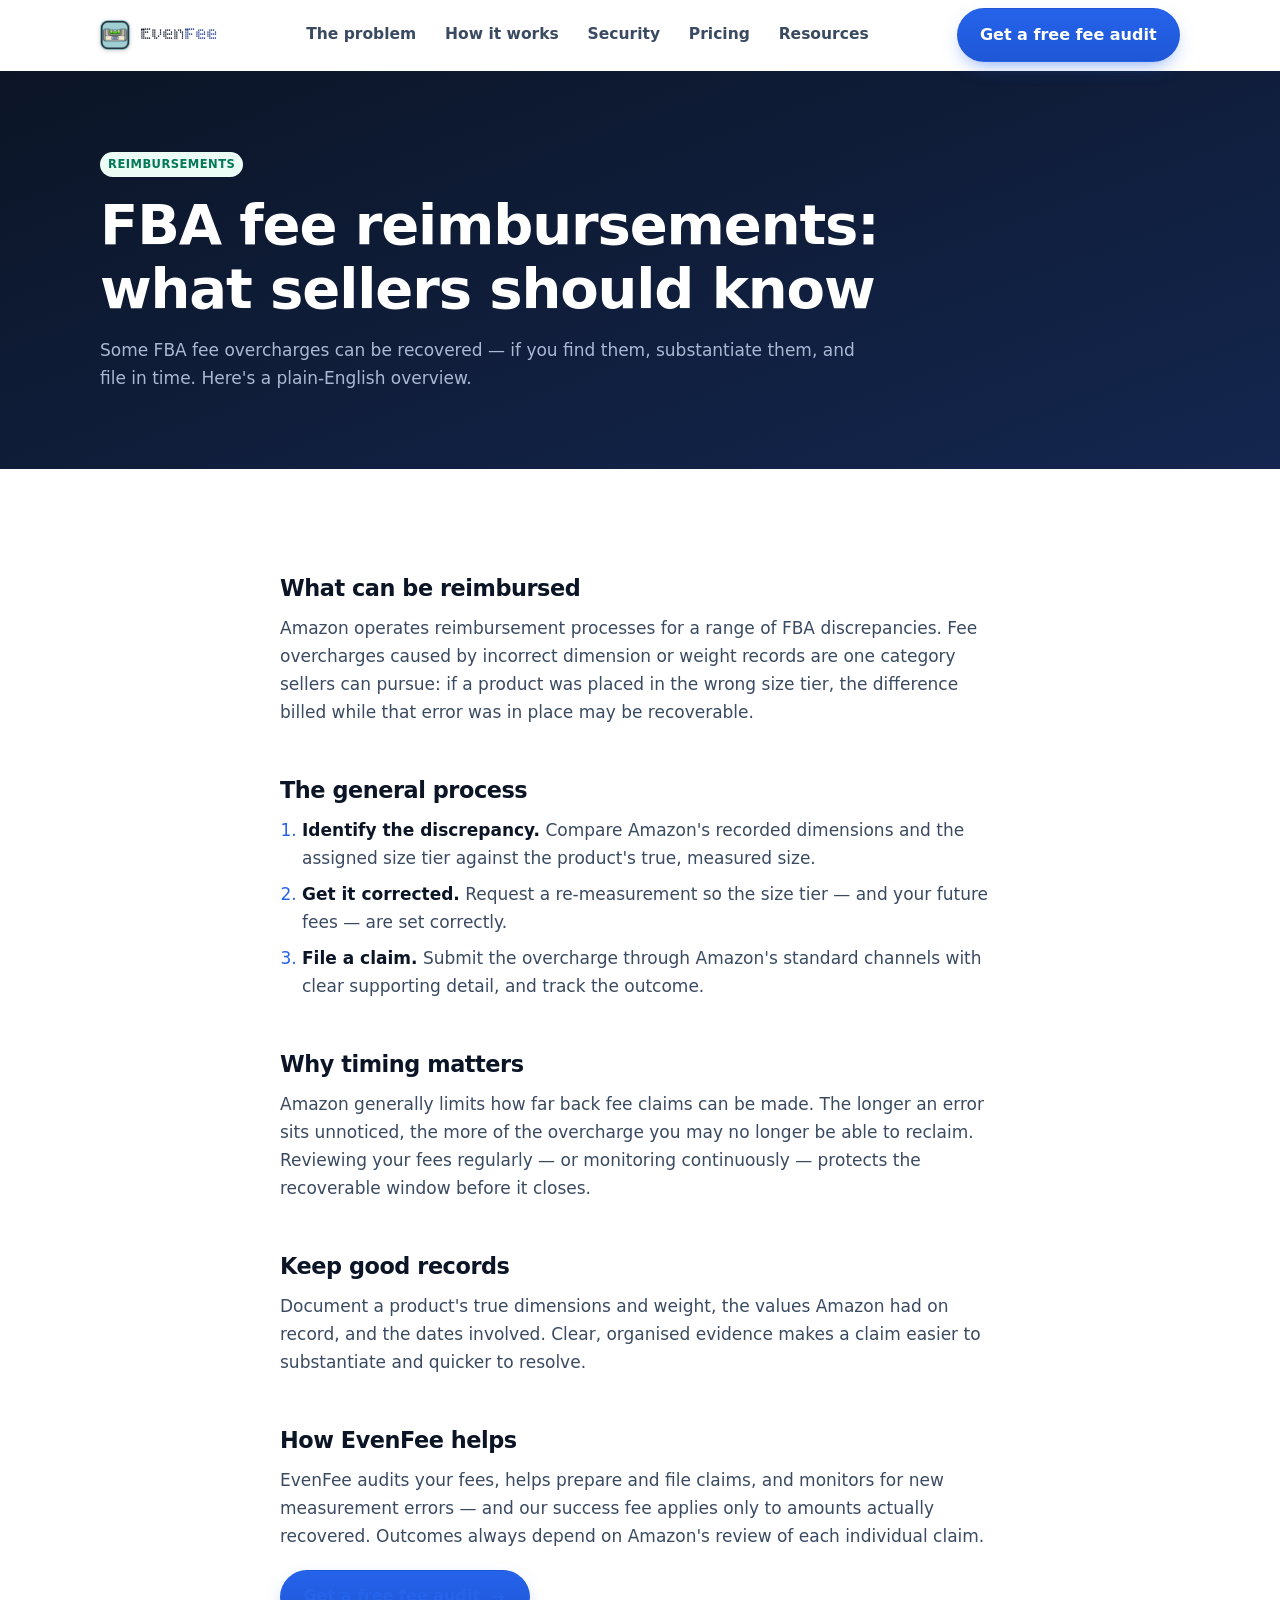
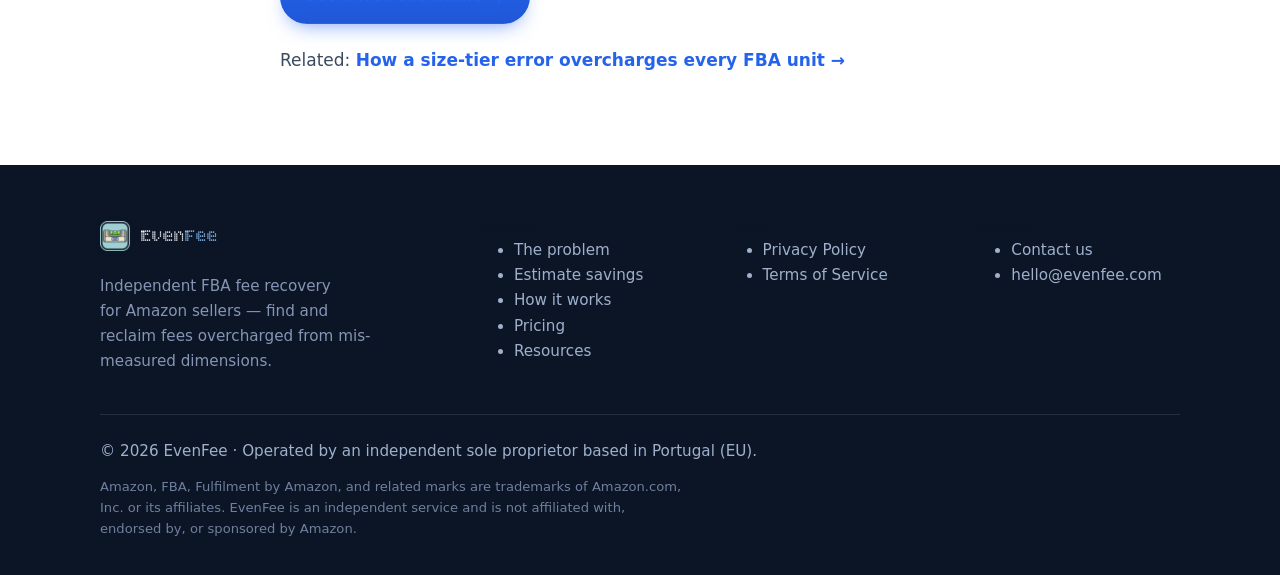
<file: fba-reimbursement-basics.html>
<!DOCTYPE html>
<html lang="en">
<head>
  <meta charset="utf-8">
  <meta name="viewport" content="width=device-width, initial-scale=1">

  <title>FBA fee reimbursements: what sellers should know — EvenFee</title>
  <meta name="description" content="When measurement errors inflate your Amazon FBA fees, some of that money may be recoverable. A plain-English overview of how fee reimbursements generally work and why timing matters.">
  <link rel="canonical" href="https://evenfee.com/fba-reimbursement-basics.html">

  <meta property="og:type" content="article">
  <meta property="og:site_name" content="EvenFee">
  <meta property="og:title" content="FBA fee reimbursements: what sellers should know">
  <meta property="og:description" content="How fee reimbursements for measurement-driven FBA overcharges generally work, and why reviewing early protects what you can reclaim.">
  <meta property="og:url" content="https://evenfee.com/fba-reimbursement-basics.html">
  <meta property="og:image" content="https://evenfee.com/assets/og-image.png">
  <meta name="twitter:card" content="summary_large_image">
  <meta name="twitter:image" content="https://evenfee.com/assets/og-image.png">

  <link rel="icon" href="assets/favicon-32.png" sizes="32x32" type="image/png">
  <link rel="apple-touch-icon" href="assets/apple-touch-icon.png">
  <link rel="manifest" href="site.webmanifest">
  <meta name="theme-color" content="#0b1526">

  <link rel="stylesheet" href="assets/styles.css">

  <script type="application/ld+json">
  {
    "@context": "https://schema.org",
    "@type": "Article",
    "headline": "FBA fee reimbursements: what sellers should know",
    "description": "When measurement errors inflate your Amazon FBA fees, some of that money may be recoverable. An overview of how fee reimbursements generally work and why timing matters.",
    "author": { "@type": "Organization", "name": "EvenFee", "url": "https://evenfee.com/" },
    "publisher": { "@type": "Organization", "name": "EvenFee", "logo": { "@type": "ImageObject", "url": "https://evenfee.com/assets/icon-512.png" } },
    "mainEntityOfPage": "https://evenfee.com/fba-reimbursement-basics.html",
    "inLanguage": "en"
  }
  </script>
</head>
<body>
  <a class="skip-link" href="#main">Skip to content</a>

  <header class="site-header" data-header>
    <div class="container">
      <nav class="nav" aria-label="Primary">
        <a class="brand" href="index.html" aria-label="EvenFee home">
          <img class="brand__mark" src="assets/logo-mark.png" width="30" height="30" alt="" aria-hidden="true">
          <span class="brand__name">Even<b>Fee</b></span>
        </a>
        <ul class="nav__links">
          <li><a href="index.html#problem">The problem</a></li>
          <li><a href="index.html#how-it-works">How it works</a></li>
          <li><a href="index.html#security">Security</a></li>
          <li><a href="index.html#pricing">Pricing</a></li>
          <li><a href="resources.html" aria-current="page">Resources</a></li>
        </ul>
        <div class="nav__cta">
          <a class="btn btn--primary" href="index.html#contact">Get a free fee audit</a>
        </div>
        <button class="nav__toggle" data-nav-toggle aria-expanded="false" aria-controls="mobile-menu" aria-label="Toggle navigation menu">
          <svg class="icon-open" viewBox="0 0 24 24" fill="none" stroke="currentColor" stroke-width="2" stroke-linecap="round" aria-hidden="true"><path d="M4 6h16M4 12h16M4 18h16"/></svg>
          <svg class="icon-close" viewBox="0 0 24 24" fill="none" stroke="currentColor" stroke-width="2" stroke-linecap="round" aria-hidden="true"><path d="M6 6l12 12M18 6 6 18"/></svg>
        </button>
      </nav>
      <div class="nav__panel" id="mobile-menu" data-nav-panel>
        <ul>
          <li><a href="index.html#problem">The problem</a></li>
          <li><a href="index.html#how-it-works">How it works</a></li>
          <li><a href="index.html#security">Security &amp; trust</a></li>
          <li><a href="index.html#pricing">Pricing</a></li>
          <li><a href="index.html#faq">FAQ</a></li>
          <li><a href="resources.html" aria-current="page">Resources</a></li>
          <li><a href="privacy.html">Privacy Policy</a></li>
        </ul>
        <a class="btn btn--primary btn--block" href="index.html#contact">Get a free fee audit</a>
      </div>
    </div>
  </header>

  <main id="main">
    <section class="page-hero">
      <div class="container">
        <span class="badge badge--accent">Reimbursements</span>
        <h1>FBA fee reimbursements: what sellers should know</h1>
        <p>Some FBA fee overcharges can be recovered — if you find them, substantiate them, and file in time. Here's a plain-English overview.</p>
      </div>
    </section>

    <section class="section">
      <div class="container prose">
        <h2>What can be reimbursed</h2>
        <p>Amazon operates reimbursement processes for a range of FBA discrepancies. Fee overcharges caused by incorrect dimension or weight records are one category sellers can pursue: if a product was placed in the wrong size tier, the difference billed while that error was in place may be recoverable.</p>

        <h2>The general process</h2>
        <ol>
          <li><strong>Identify the discrepancy.</strong> Compare Amazon's recorded dimensions and the assigned size tier against the product's true, measured size.</li>
          <li><strong>Get it corrected.</strong> Request a re-measurement so the size tier — and your future fees — are set correctly.</li>
          <li><strong>File a claim.</strong> Submit the overcharge through Amazon's standard channels with clear supporting detail, and track the outcome.</li>
        </ol>

        <h2>Why timing matters</h2>
        <p>Amazon generally limits how far back fee claims can be made. The longer an error sits unnoticed, the more of the overcharge you may no longer be able to reclaim. Reviewing your fees regularly — or monitoring continuously — protects the recoverable window before it closes.</p>

        <h2>Keep good records</h2>
        <p>Document a product's true dimensions and weight, the values Amazon had on record, and the dates involved. Clear, organised evidence makes a claim easier to substantiate and quicker to resolve.</p>

        <h2>How EvenFee helps</h2>
        <p>EvenFee audits your fees, helps prepare and file claims, and monitors for new measurement errors — and our success fee applies only to amounts actually recovered. Outcomes always depend on Amazon's review of each individual claim.</p>
        <p style="margin-top:20px"><a class="btn btn--primary" href="index.html#contact">Get a free fee audit
          <svg viewBox="0 0 24 24" width="18" height="18" fill="none" stroke="currentColor" stroke-width="2" stroke-linecap="round" stroke-linejoin="round" aria-hidden="true"><path d="M5 12h14"/><path d="m12 5 7 7-7 7"/></svg>
        </a></p>
        <p class="muted" style="margin-top:22px">Related: <a href="fba-size-tier-overcharges.html">How a size-tier error overcharges every FBA unit →</a></p>
      </div>
    </section>
  </main>

  <footer class="site-footer">
    <div class="container">
      <div class="footer__grid">
        <div class="footer__brand">
          <a class="brand" href="index.html" aria-label="EvenFee home">
            <img class="brand__mark" src="assets/logo-mark.png" width="30" height="30" alt="" aria-hidden="true">
            <span class="brand__name">Even<b>Fee</b></span>
          </a>
          <p>Independent FBA fee recovery for Amazon sellers — find and reclaim fees overcharged from mis-measured dimensions.</p>
        </div>
        <div>
          <h4>Product</h4>
          <ul>
            <li><a href="index.html#problem">The problem</a></li>
            <li><a href="index.html#estimate">Estimate savings</a></li>
            <li><a href="index.html#how-it-works">How it works</a></li>
            <li><a href="index.html#pricing">Pricing</a></li>
            <li><a href="resources.html">Resources</a></li>
          </ul>
        </div>
        <div>
          <h4>Legal</h4>
          <ul>
            <li><a href="privacy.html">Privacy Policy</a></li>
            <li><a href="terms.html">Terms of Service</a></li>
          </ul>
        </div>
        <div>
          <h4>Contact</h4>
          <ul>
            <li><a href="index.html#contact">Contact us</a></li>
            <li><a href="mailto:hello@evenfee.com">hello@evenfee.com</a></li>
          </ul>
        </div>
      </div>
      <div class="footer__bottom">
        <span>© <span data-year>2026</span> EvenFee · Operated by an independent sole proprietor based in Portugal (EU).</span>
        <span class="footer__legal">Amazon, FBA, Fulfilment by Amazon, and related marks are trademarks of Amazon.com, Inc. or its affiliates. EvenFee is an independent service and is not affiliated with, endorsed by, or sponsored by Amazon.</span>
      </div>
    </div>
  </footer>

  <script src="assets/main.js" defer></script>
</body>
</html>
</file>
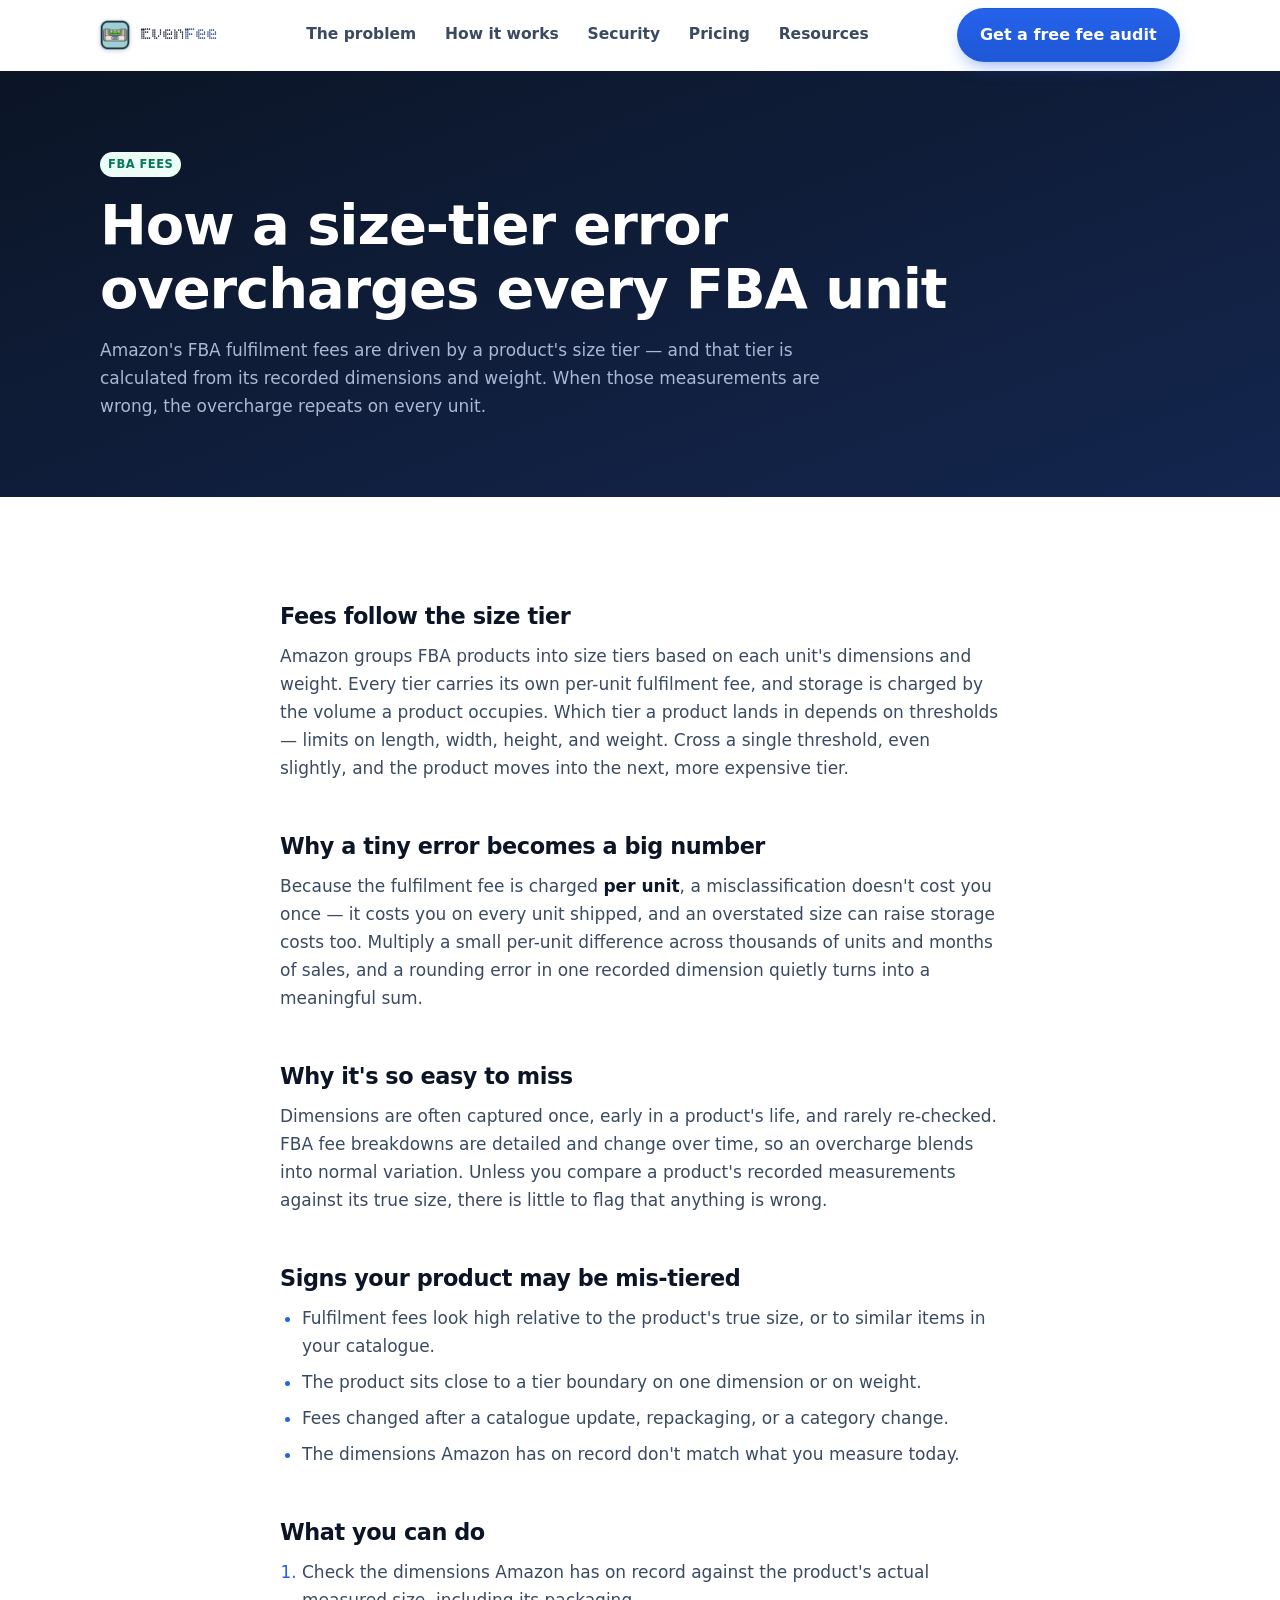
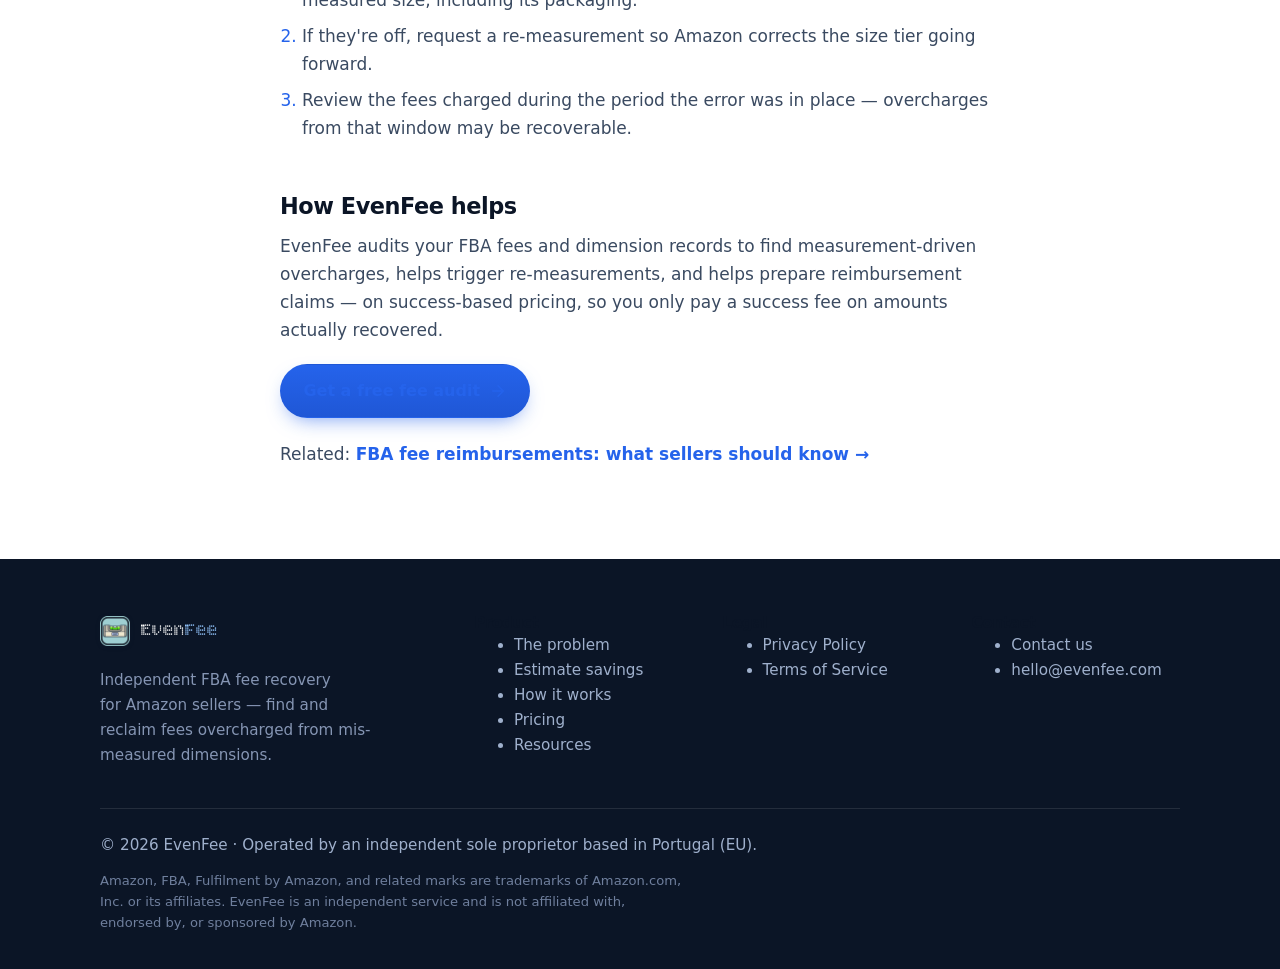
<file: fba-size-tier-overcharges.html>
<!DOCTYPE html>
<html lang="en">
<head>
  <meta charset="utf-8">
  <meta name="viewport" content="width=device-width, initial-scale=1">

  <title>How a size-tier error overcharges every FBA unit — EvenFee</title>
  <meta name="description" content="Amazon FBA fulfilment fees follow a product's size tier, calculated from its recorded dimensions and weight. When those measurements are wrong, the overcharge repeats on every unit. Here's how it happens and how to spot it.">
  <link rel="canonical" href="https://evenfee.com/fba-size-tier-overcharges.html">

  <meta property="og:type" content="article">
  <meta property="og:site_name" content="EvenFee">
  <meta property="og:title" content="How a size-tier error overcharges every FBA unit">
  <meta property="og:description" content="Why a few millimetres or grams in a recorded measurement can quietly inflate your FBA fees on every unit sold.">
  <meta property="og:url" content="https://evenfee.com/fba-size-tier-overcharges.html">
  <meta property="og:image" content="https://evenfee.com/assets/og-image.png">
  <meta name="twitter:card" content="summary_large_image">
  <meta name="twitter:image" content="https://evenfee.com/assets/og-image.png">

  <link rel="icon" href="assets/favicon-32.png" sizes="32x32" type="image/png">
  <link rel="apple-touch-icon" href="assets/apple-touch-icon.png">
  <link rel="manifest" href="site.webmanifest">
  <meta name="theme-color" content="#0b1526">

  <link rel="stylesheet" href="assets/styles.css">

  <script type="application/ld+json">
  {
    "@context": "https://schema.org",
    "@type": "Article",
    "headline": "How a size-tier error overcharges every FBA unit",
    "description": "Amazon FBA fulfilment fees follow a product's size tier, calculated from its recorded dimensions and weight. When those measurements are wrong, the overcharge repeats on every unit.",
    "author": { "@type": "Organization", "name": "EvenFee", "url": "https://evenfee.com/" },
    "publisher": { "@type": "Organization", "name": "EvenFee", "logo": { "@type": "ImageObject", "url": "https://evenfee.com/assets/icon-512.png" } },
    "mainEntityOfPage": "https://evenfee.com/fba-size-tier-overcharges.html",
    "inLanguage": "en"
  }
  </script>
</head>
<body>
  <a class="skip-link" href="#main">Skip to content</a>

  <header class="site-header" data-header>
    <div class="container">
      <nav class="nav" aria-label="Primary">
        <a class="brand" href="index.html" aria-label="EvenFee home">
          <img class="brand__mark" src="assets/logo-mark.png" width="30" height="30" alt="" aria-hidden="true">
          <span class="brand__name">Even<b>Fee</b></span>
        </a>
        <ul class="nav__links">
          <li><a href="index.html#problem">The problem</a></li>
          <li><a href="index.html#how-it-works">How it works</a></li>
          <li><a href="index.html#security">Security</a></li>
          <li><a href="index.html#pricing">Pricing</a></li>
          <li><a href="resources.html" aria-current="page">Resources</a></li>
        </ul>
        <div class="nav__cta">
          <a class="btn btn--primary" href="index.html#contact">Get a free fee audit</a>
        </div>
        <button class="nav__toggle" data-nav-toggle aria-expanded="false" aria-controls="mobile-menu" aria-label="Toggle navigation menu">
          <svg class="icon-open" viewBox="0 0 24 24" fill="none" stroke="currentColor" stroke-width="2" stroke-linecap="round" aria-hidden="true"><path d="M4 6h16M4 12h16M4 18h16"/></svg>
          <svg class="icon-close" viewBox="0 0 24 24" fill="none" stroke="currentColor" stroke-width="2" stroke-linecap="round" aria-hidden="true"><path d="M6 6l12 12M18 6 6 18"/></svg>
        </button>
      </nav>
      <div class="nav__panel" id="mobile-menu" data-nav-panel>
        <ul>
          <li><a href="index.html#problem">The problem</a></li>
          <li><a href="index.html#how-it-works">How it works</a></li>
          <li><a href="index.html#security">Security &amp; trust</a></li>
          <li><a href="index.html#pricing">Pricing</a></li>
          <li><a href="index.html#faq">FAQ</a></li>
          <li><a href="resources.html" aria-current="page">Resources</a></li>
          <li><a href="privacy.html">Privacy Policy</a></li>
        </ul>
        <a class="btn btn--primary btn--block" href="index.html#contact">Get a free fee audit</a>
      </div>
    </div>
  </header>

  <main id="main">
    <section class="page-hero">
      <div class="container">
        <span class="badge badge--accent">FBA fees</span>
        <h1>How a size-tier error overcharges every FBA unit</h1>
        <p>Amazon's FBA fulfilment fees are driven by a product's size tier — and that tier is calculated from its recorded dimensions and weight. When those measurements are wrong, the overcharge repeats on every unit.</p>
      </div>
    </section>

    <section class="section">
      <div class="container prose">
        <h2>Fees follow the size tier</h2>
        <p>Amazon groups FBA products into size tiers based on each unit's dimensions and weight. Every tier carries its own per-unit fulfilment fee, and storage is charged by the volume a product occupies. Which tier a product lands in depends on thresholds — limits on length, width, height, and weight. Cross a single threshold, even slightly, and the product moves into the next, more expensive tier.</p>

        <h2>Why a tiny error becomes a big number</h2>
        <p>Because the fulfilment fee is charged <strong>per unit</strong>, a misclassification doesn't cost you once — it costs you on every unit shipped, and an overstated size can raise storage costs too. Multiply a small per-unit difference across thousands of units and months of sales, and a rounding error in one recorded dimension quietly turns into a meaningful sum.</p>

        <h2>Why it's so easy to miss</h2>
        <p>Dimensions are often captured once, early in a product's life, and rarely re-checked. FBA fee breakdowns are detailed and change over time, so an overcharge blends into normal variation. Unless you compare a product's recorded measurements against its true size, there is little to flag that anything is wrong.</p>

        <h2>Signs your product may be mis-tiered</h2>
        <ul>
          <li>Fulfilment fees look high relative to the product's true size, or to similar items in your catalogue.</li>
          <li>The product sits close to a tier boundary on one dimension or on weight.</li>
          <li>Fees changed after a catalogue update, repackaging, or a category change.</li>
          <li>The dimensions Amazon has on record don't match what you measure today.</li>
        </ul>

        <h2>What you can do</h2>
        <ol>
          <li>Check the dimensions Amazon has on record against the product's actual measured size, including its packaging.</li>
          <li>If they're off, request a re-measurement so Amazon corrects the size tier going forward.</li>
          <li>Review the fees charged during the period the error was in place — overcharges from that window may be recoverable.</li>
        </ol>

        <h2>How EvenFee helps</h2>
        <p>EvenFee audits your FBA fees and dimension records to find measurement-driven overcharges, helps trigger re-measurements, and helps prepare reimbursement claims — on success-based pricing, so you only pay a success fee on amounts actually recovered.</p>
        <p style="margin-top:20px"><a class="btn btn--primary" href="index.html#contact">Get a free fee audit
          <svg viewBox="0 0 24 24" width="18" height="18" fill="none" stroke="currentColor" stroke-width="2" stroke-linecap="round" stroke-linejoin="round" aria-hidden="true"><path d="M5 12h14"/><path d="m12 5 7 7-7 7"/></svg>
        </a></p>
        <p class="muted" style="margin-top:22px">Related: <a href="fba-reimbursement-basics.html">FBA fee reimbursements: what sellers should know →</a></p>
      </div>
    </section>
  </main>

  <footer class="site-footer">
    <div class="container">
      <div class="footer__grid">
        <div class="footer__brand">
          <a class="brand" href="index.html" aria-label="EvenFee home">
            <img class="brand__mark" src="assets/logo-mark.png" width="30" height="30" alt="" aria-hidden="true">
            <span class="brand__name">Even<b>Fee</b></span>
          </a>
          <p>Independent FBA fee recovery for Amazon sellers — find and reclaim fees overcharged from mis-measured dimensions.</p>
        </div>
        <div>
          <h4>Product</h4>
          <ul>
            <li><a href="index.html#problem">The problem</a></li>
            <li><a href="index.html#estimate">Estimate savings</a></li>
            <li><a href="index.html#how-it-works">How it works</a></li>
            <li><a href="index.html#pricing">Pricing</a></li>
            <li><a href="resources.html">Resources</a></li>
          </ul>
        </div>
        <div>
          <h4>Legal</h4>
          <ul>
            <li><a href="privacy.html">Privacy Policy</a></li>
            <li><a href="terms.html">Terms of Service</a></li>
          </ul>
        </div>
        <div>
          <h4>Contact</h4>
          <ul>
            <li><a href="index.html#contact">Contact us</a></li>
            <li><a href="mailto:hello@evenfee.com">hello@evenfee.com</a></li>
          </ul>
        </div>
      </div>
      <div class="footer__bottom">
        <span>© <span data-year>2026</span> EvenFee · Operated by an independent sole proprietor based in Portugal (EU).</span>
        <span class="footer__legal">Amazon, FBA, Fulfilment by Amazon, and related marks are trademarks of Amazon.com, Inc. or its affiliates. EvenFee is an independent service and is not affiliated with, endorsed by, or sponsored by Amazon.</span>
      </div>
    </div>
  </footer>

  <script src="assets/main.js" defer></script>
</body>
</html>
</file>
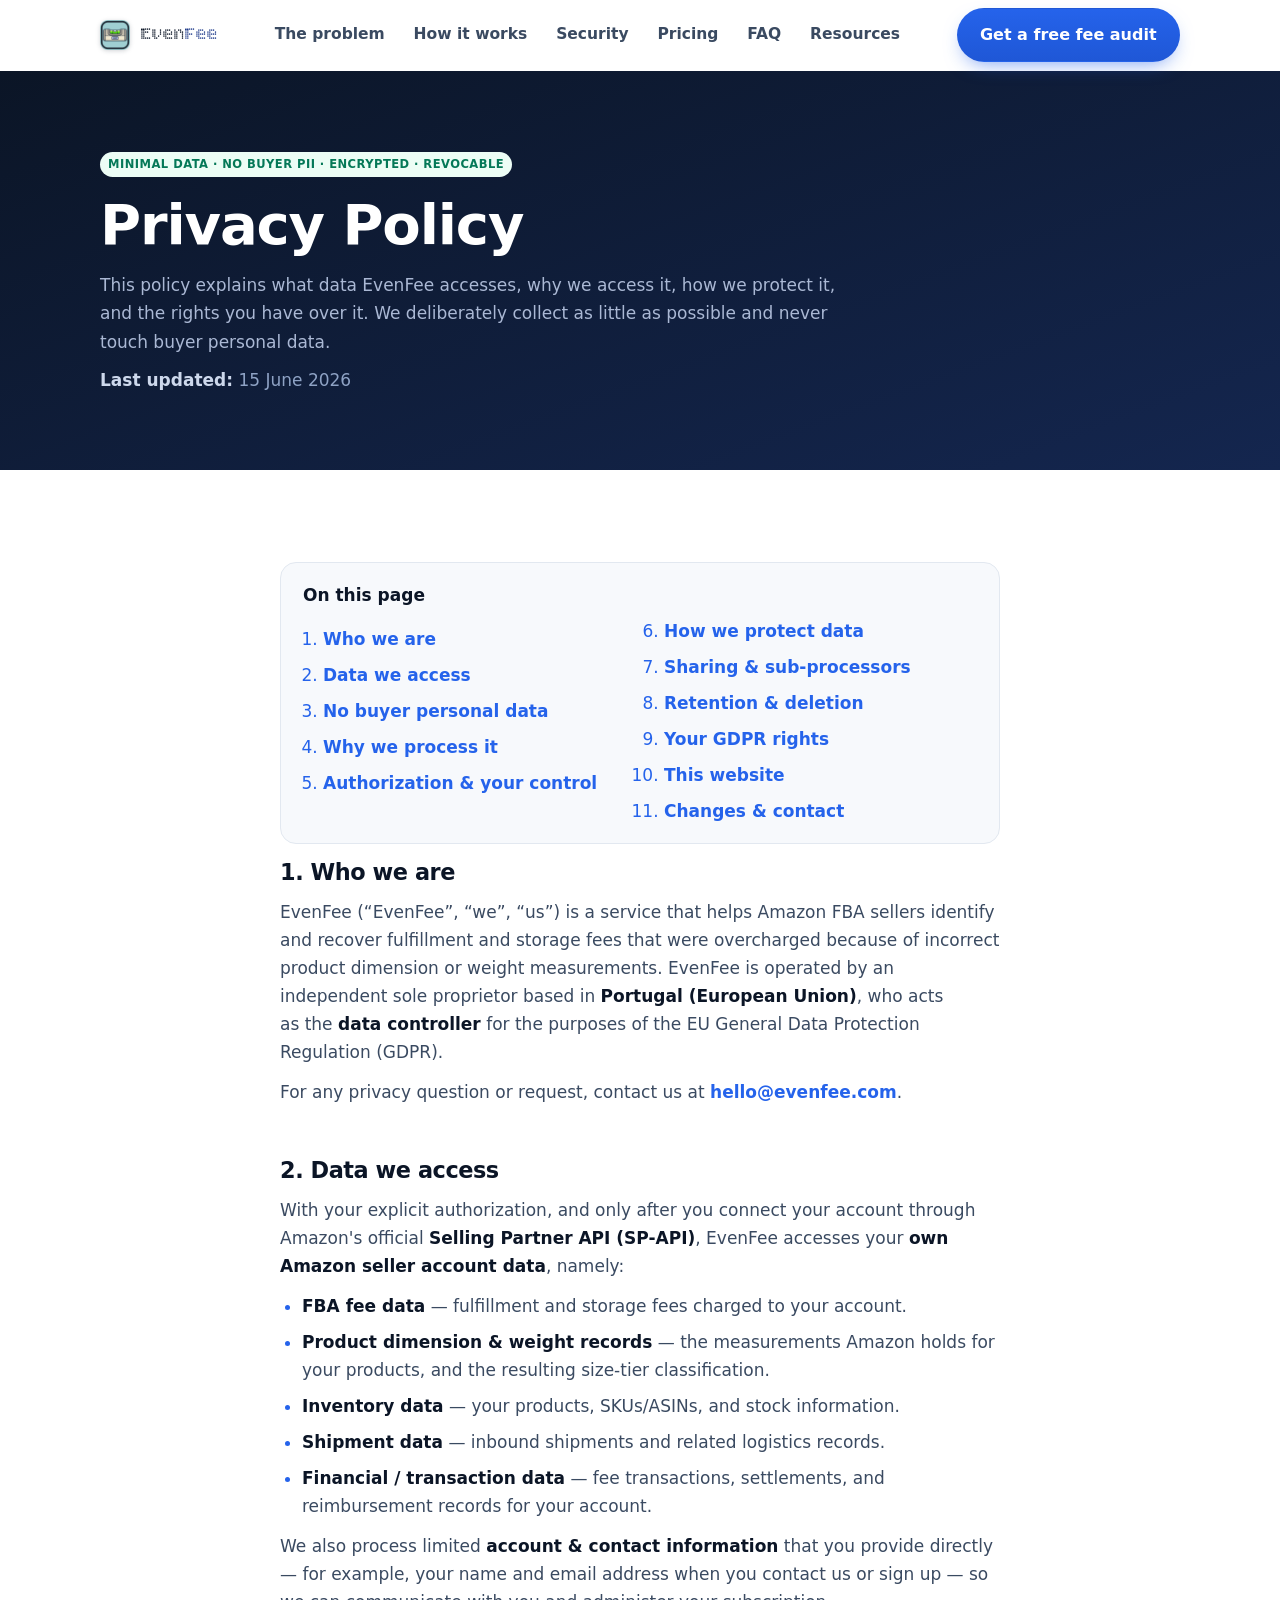
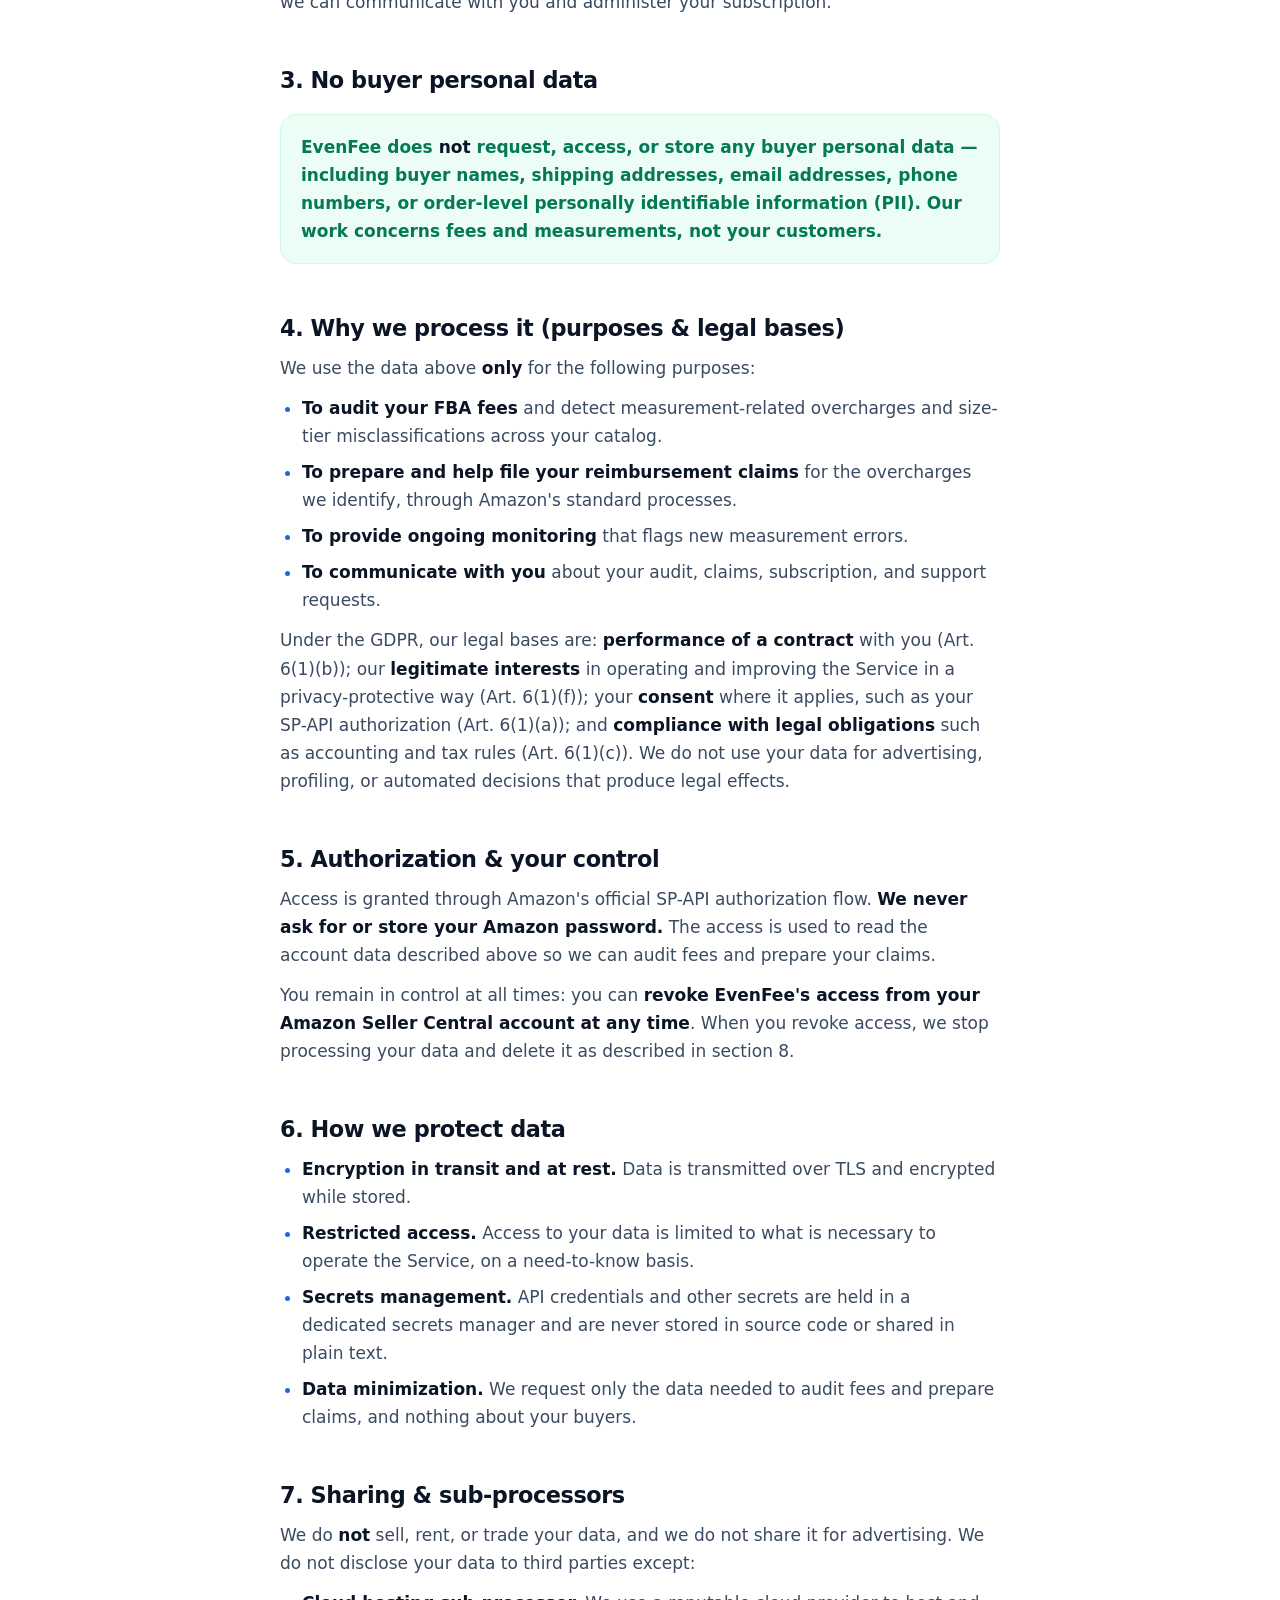
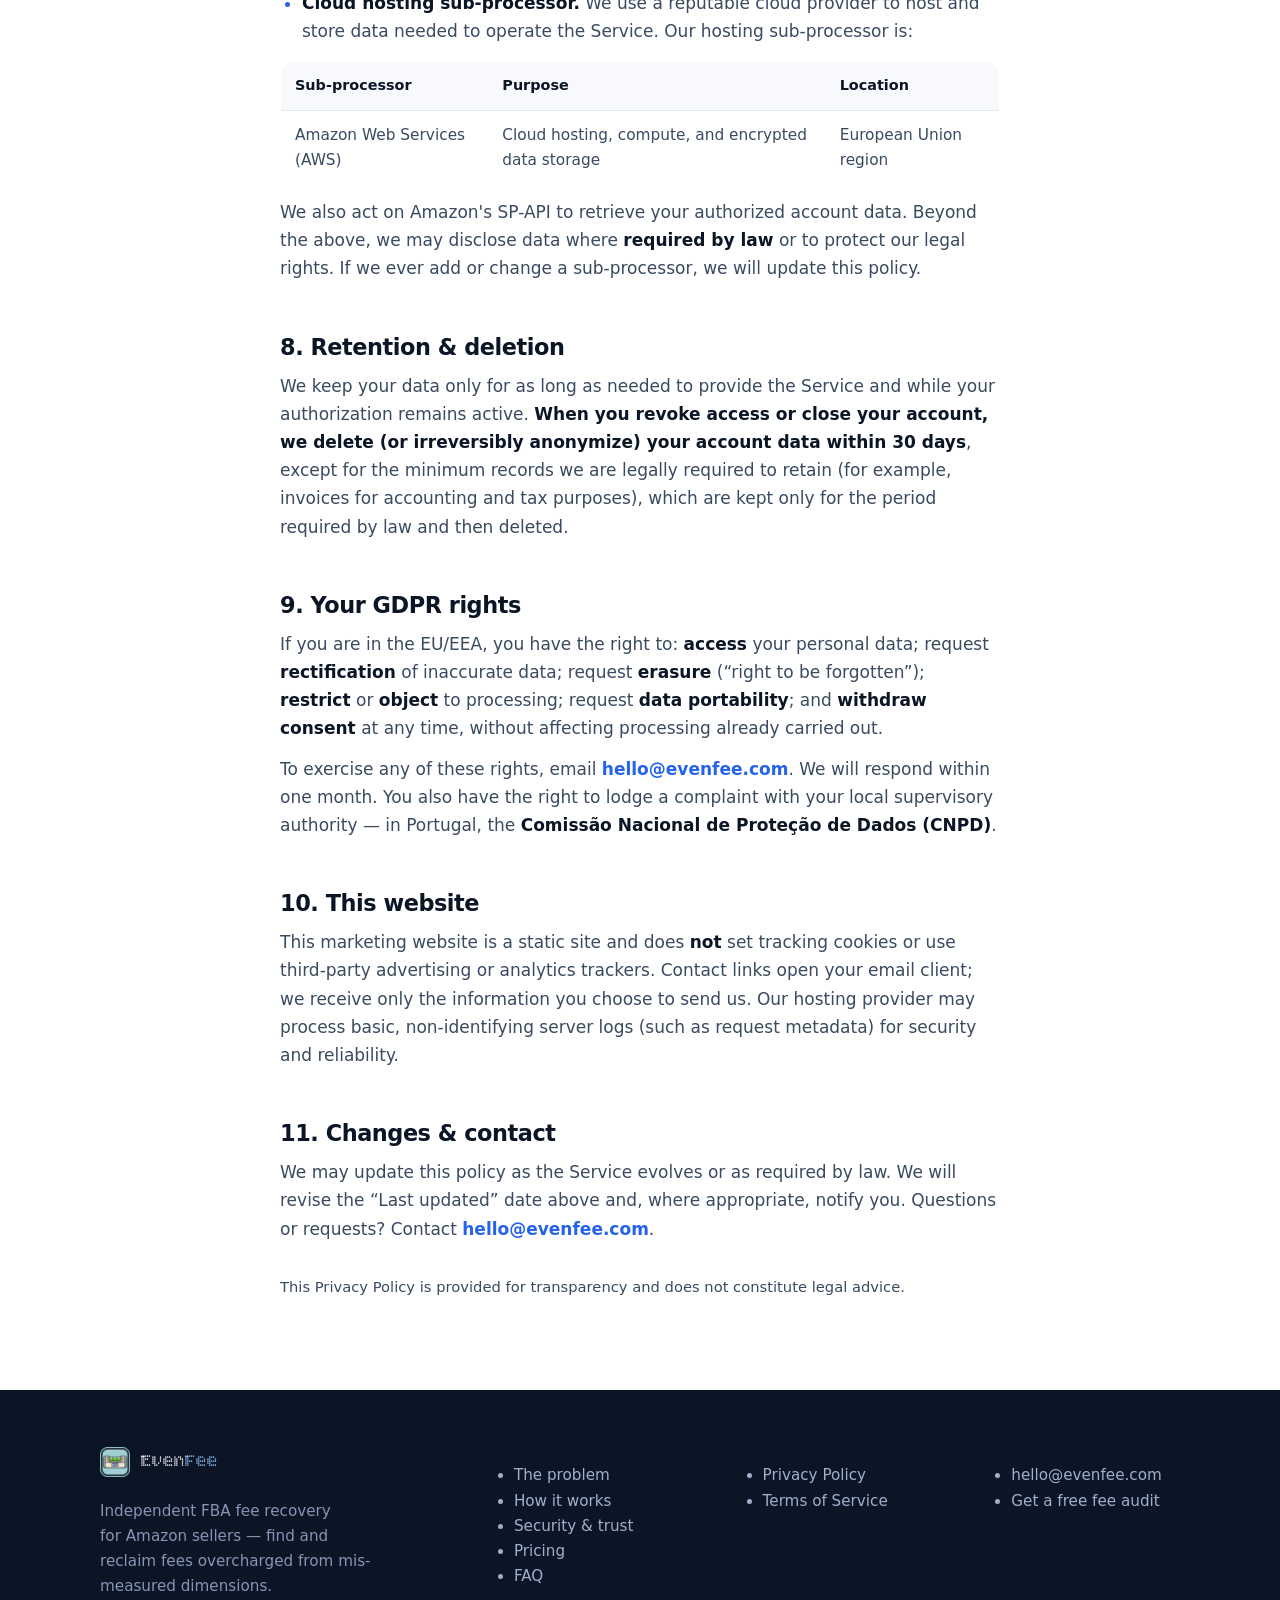
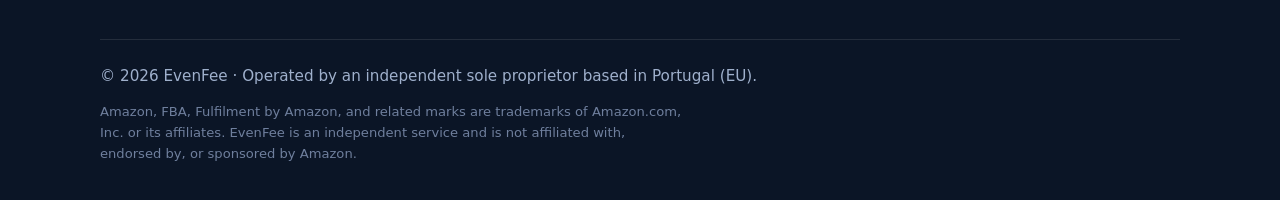
<file: privacy.html>
<!DOCTYPE html>
<html lang="en">
<head>
  <meta charset="utf-8">
  <meta name="viewport" content="width=device-width, initial-scale=1">

  <title>Privacy Policy — EvenFee</title>
  <meta name="description" content="How EvenFee accesses and protects data: only the seller's own FBA fee, inventory, shipment, and financial data via Amazon's SP-API, with authorization. No buyer personal data. Encrypted, minimal, revocable. GDPR-compliant.">
  <link rel="canonical" href="https://evenfee.com/privacy.html">

  <meta property="og:type" content="website">
  <meta property="og:site_name" content="EvenFee">
  <meta property="og:title" content="Privacy Policy — EvenFee">
  <meta property="og:description" content="What data EvenFee accesses, why, and how it's protected. No buyer personal data. Encrypted, minimal, revocable. GDPR-compliant.">
  <meta property="og:url" content="https://evenfee.com/privacy.html">
  <meta property="og:image" content="https://evenfee.com/assets/og-image.png">
  <meta name="twitter:card" content="summary_large_image">
  <meta name="twitter:image" content="https://evenfee.com/assets/og-image.png">

  <link rel="icon" href="assets/favicon-32.png" sizes="32x32" type="image/png">
  <link rel="apple-touch-icon" href="assets/apple-touch-icon.png">
  <link rel="manifest" href="site.webmanifest">
  <meta name="theme-color" content="#0b1526">

  <link rel="stylesheet" href="assets/styles.css">
</head>
<body>
  <a class="skip-link" href="#main">Skip to content</a>

  <header class="site-header" data-header>
    <div class="container">
      <nav class="nav" aria-label="Primary">
        <a class="brand" href="index.html" aria-label="EvenFee home">
          <img class="brand__mark" src="assets/logo-mark.png" width="30" height="30" alt="" aria-hidden="true">
          <span class="brand__name">Even<b>Fee</b></span>
        </a>
        <ul class="nav__links">
          <li><a href="index.html#problem">The problem</a></li>
          <li><a href="index.html#how-it-works">How it works</a></li>
          <li><a href="index.html#security">Security</a></li>
          <li><a href="index.html#pricing">Pricing</a></li>
          <li><a href="index.html#faq">FAQ</a></li>
          <li><a href="resources.html">Resources</a></li>
        </ul>
        <div class="nav__cta">
          <a class="btn btn--primary" href="mailto:hello@evenfee.com?subject=Free%20FBA%20fee%20audit%20request">Get a free fee audit</a>
        </div>
        <button class="nav__toggle" data-nav-toggle aria-expanded="false" aria-controls="mobile-menu" aria-label="Toggle navigation menu">
          <svg class="icon-open" viewBox="0 0 24 24" fill="none" stroke="currentColor" stroke-width="2" stroke-linecap="round" aria-hidden="true"><path d="M4 6h16M4 12h16M4 18h16"/></svg>
          <svg class="icon-close" viewBox="0 0 24 24" fill="none" stroke="currentColor" stroke-width="2" stroke-linecap="round" aria-hidden="true"><path d="M6 6l12 12M18 6 6 18"/></svg>
        </button>
      </nav>
      <div class="nav__panel" id="mobile-menu" data-nav-panel>
        <ul>
          <li><a href="index.html#problem">The problem</a></li>
          <li><a href="index.html#how-it-works">How it works</a></li>
          <li><a href="index.html#security">Security &amp; trust</a></li>
          <li><a href="index.html#pricing">Pricing</a></li>
          <li><a href="index.html#faq">FAQ</a></li>
          <li><a href="resources.html">Resources</a></li>
          <li><a href="privacy.html">Privacy Policy</a></li>
          <li><a href="terms.html">Terms of Service</a></li>
        </ul>
        <a class="btn btn--primary btn--block" href="mailto:hello@evenfee.com?subject=Free%20FBA%20fee%20audit%20request">Get a free fee audit</a>
      </div>
    </div>
  </header>

  <main id="main">
    <section class="page-hero">
      <div class="container">
        <span class="badge badge--accent">Minimal data · No buyer PII · Encrypted · Revocable</span>
        <h1>Privacy Policy</h1>
        <p>This policy explains what data EvenFee accesses, why we access it, how we protect it, and the rights you have over it. We deliberately collect as little as possible and never touch buyer personal data.</p>
        <p class="muted" style="color:#8ea2c4;margin-top:10px"><strong style="color:#cdd8ec">Last updated:</strong> 15 June 2026</p>
      </div>
    </section>

    <section class="section">
      <div class="container prose">
        <nav class="toc" aria-label="Table of contents">
          <strong>On this page</strong>
          <ol>
            <li><a href="#who">Who we are</a></li>
            <li><a href="#data">Data we access</a></li>
            <li><a href="#no-buyer">No buyer personal data</a></li>
            <li><a href="#why">Why we process it</a></li>
            <li><a href="#authorization">Authorization &amp; your control</a></li>
            <li><a href="#security">How we protect data</a></li>
            <li><a href="#sharing">Sharing &amp; sub-processors</a></li>
            <li><a href="#retention">Retention &amp; deletion</a></li>
            <li><a href="#rights">Your GDPR rights</a></li>
            <li><a href="#website">This website</a></li>
            <li><a href="#changes">Changes &amp; contact</a></li>
          </ol>
        </nav>

        <h2 id="who">1. Who we are</h2>
        <p>EvenFee (“EvenFee”, “we”, “us”) is a service that helps Amazon FBA sellers identify and recover fulfillment and storage fees that were overcharged because of incorrect product dimension or weight measurements. EvenFee is operated by an independent sole proprietor based in <strong>Portugal (European Union)</strong>, who acts as the <strong>data controller</strong> for the purposes of the EU General Data Protection Regulation (GDPR).</p>
        <p>For any privacy question or request, contact us at <a href="mailto:hello@evenfee.com">hello@evenfee.com</a>.</p>

        <h2 id="data">2. Data we access</h2>
        <p>With your explicit authorization, and only after you connect your account through Amazon's official <strong>Selling Partner API (SP-API)</strong>, EvenFee accesses your <strong>own Amazon seller account data</strong>, namely:</p>
        <ul>
          <li><strong>FBA fee data</strong> — fulfillment and storage fees charged to your account.</li>
          <li><strong>Product dimension &amp; weight records</strong> — the measurements Amazon holds for your products, and the resulting size-tier classification.</li>
          <li><strong>Inventory data</strong> — your products, SKUs/ASINs, and stock information.</li>
          <li><strong>Shipment data</strong> — inbound shipments and related logistics records.</li>
          <li><strong>Financial / transaction data</strong> — fee transactions, settlements, and reimbursement records for your account.</li>
        </ul>
        <p>We also process limited <strong>account &amp; contact information</strong> that you provide directly — for example, your name and email address when you contact us or sign up — so we can communicate with you and administer your subscription.</p>

        <h2 id="no-buyer">3. No buyer personal data</h2>
        <div class="callout">
          <p>EvenFee does <strong>not</strong> request, access, or store any buyer personal data — including buyer names, shipping addresses, email addresses, phone numbers, or order-level personally identifiable information (PII). Our work concerns fees and measurements, not your customers.</p>
        </div>

        <h2 id="why">4. Why we process it (purposes &amp; legal bases)</h2>
        <p>We use the data above <strong>only</strong> for the following purposes:</p>
        <ul>
          <li><strong>To audit your FBA fees</strong> and detect measurement-related overcharges and size-tier misclassifications across your catalog.</li>
          <li><strong>To prepare and help file your reimbursement claims</strong> for the overcharges we identify, through Amazon's standard processes.</li>
          <li><strong>To provide ongoing monitoring</strong> that flags new measurement errors.</li>
          <li><strong>To communicate with you</strong> about your audit, claims, subscription, and support requests.</li>
        </ul>
        <p>Under the GDPR, our legal bases are: <strong>performance of a contract</strong> with you (Art. 6(1)(b)); our <strong>legitimate interests</strong> in operating and improving the Service in a privacy-protective way (Art. 6(1)(f)); your <strong>consent</strong> where it applies, such as your SP-API authorization (Art. 6(1)(a)); and <strong>compliance with legal obligations</strong> such as accounting and tax rules (Art. 6(1)(c)). We do not use your data for advertising, profiling, or automated decisions that produce legal effects.</p>

        <h2 id="authorization">5. Authorization &amp; your control</h2>
        <p>Access is granted through Amazon's official SP-API authorization flow. <strong>We never ask for or store your Amazon password.</strong> The access is used to read the account data described above so we can audit fees and prepare your claims.</p>
        <p>You remain in control at all times: you can <strong>revoke EvenFee's access from your Amazon Seller Central account at any time</strong>. When you revoke access, we stop processing your data and delete it as described in section&nbsp;8.</p>

        <h2 id="security">6. How we protect data</h2>
        <ul>
          <li><strong>Encryption in transit and at rest.</strong> Data is transmitted over TLS and encrypted while stored.</li>
          <li><strong>Restricted access.</strong> Access to your data is limited to what is necessary to operate the Service, on a need-to-know basis.</li>
          <li><strong>Secrets management.</strong> API credentials and other secrets are held in a dedicated secrets manager and are never stored in source code or shared in plain text.</li>
          <li><strong>Data minimization.</strong> We request only the data needed to audit fees and prepare claims, and nothing about your buyers.</li>
        </ul>

        <h2 id="sharing">7. Sharing &amp; sub-processors</h2>
        <p>We do <strong>not</strong> sell, rent, or trade your data, and we do not share it for advertising. We do not disclose your data to third parties except:</p>
        <ul>
          <li><strong>Cloud hosting sub-processor.</strong> We use a reputable cloud provider to host and store data needed to operate the Service. Our hosting sub-processor is:</li>
        </ul>
        <!-- TODO: confirm/replace the hosting sub-processor below with the provider you actually use (see README, "Before you go live"). -->
        <table class="data-table">
          <thead><tr><th>Sub-processor</th><th>Purpose</th><th>Location</th></tr></thead>
          <tbody>
            <tr><td>Amazon Web Services (AWS)</td><td>Cloud hosting, compute, and encrypted data storage</td><td>European Union region</td></tr>
          </tbody>
        </table>
        <p>We also act on Amazon's SP-API to retrieve your authorized account data. Beyond the above, we may disclose data where <strong>required by law</strong> or to protect our legal rights. If we ever add or change a sub-processor, we will update this policy.</p>

        <h2 id="retention">8. Retention &amp; deletion</h2>
        <p>We keep your data only for as long as needed to provide the Service and while your authorization remains active. <strong>When you revoke access or close your account, we delete (or irreversibly anonymize) your account data within 30 days</strong>, except for the minimum records we are legally required to retain (for example, invoices for accounting and tax purposes), which are kept only for the period required by law and then deleted.</p>

        <h2 id="rights">9. Your GDPR rights</h2>
        <p>If you are in the EU/EEA, you have the right to: <strong>access</strong> your personal data; request <strong>rectification</strong> of inaccurate data; request <strong>erasure</strong> (“right to be forgotten”); <strong>restrict</strong> or <strong>object</strong> to processing; request <strong>data portability</strong>; and <strong>withdraw consent</strong> at any time, without affecting processing already carried out.</p>
        <p>To exercise any of these rights, email <a href="mailto:hello@evenfee.com?subject=GDPR%20data%20request">hello@evenfee.com</a>. We will respond within one month. You also have the right to lodge a complaint with your local supervisory authority — in Portugal, the <strong>Comissão Nacional de Proteção de Dados (CNPD)</strong>.</p>

        <h2 id="website">10. This website</h2>
        <p>This marketing website is a static site and does <strong>not</strong> set tracking cookies or use third-party advertising or analytics trackers. Contact links open your email client; we receive only the information you choose to send us. Our hosting provider may process basic, non-identifying server logs (such as request metadata) for security and reliability.</p>

        <h2 id="changes">11. Changes &amp; contact</h2>
        <p>We may update this policy as the Service evolves or as required by law. We will revise the “Last updated” date above and, where appropriate, notify you. Questions or requests? Contact <a href="mailto:hello@evenfee.com">hello@evenfee.com</a>.</p>

        <p class="muted" style="margin-top:32px;font-size:.92rem">This Privacy Policy is provided for transparency and does not constitute legal advice.</p>
      </div>
    </section>
  </main>

  <footer class="site-footer">
    <div class="container">
      <div class="footer__grid">
        <div class="footer__brand">
          <a class="brand" href="index.html" aria-label="EvenFee home">
            <img class="brand__mark" src="assets/logo-mark.png" width="30" height="30" alt="" aria-hidden="true">
            <span class="brand__name">Even<b>Fee</b></span>
          </a>
          <p>Independent FBA fee recovery for Amazon sellers — find and reclaim fees overcharged from mis-measured dimensions.</p>
        </div>
        <div>
          <h4>Product</h4>
          <ul>
            <li><a href="index.html#problem">The problem</a></li>
            <li><a href="index.html#how-it-works">How it works</a></li>
            <li><a href="index.html#security">Security &amp; trust</a></li>
            <li><a href="index.html#pricing">Pricing</a></li>
            <li><a href="index.html#faq">FAQ</a></li>
          </ul>
        </div>
        <div>
          <h4>Legal</h4>
          <ul>
            <li><a href="privacy.html">Privacy Policy</a></li>
            <li><a href="terms.html">Terms of Service</a></li>
          </ul>
        </div>
        <div>
          <h4>Contact</h4>
          <ul>
            <li><a href="mailto:hello@evenfee.com">hello@evenfee.com</a></li>
            <li><a href="mailto:hello@evenfee.com?subject=Free%20FBA%20fee%20audit%20request">Get a free fee audit</a></li>
          </ul>
        </div>
      </div>
      <div class="footer__bottom">
        <span>© <span data-year>2026</span> EvenFee · Operated by an independent sole proprietor based in Portugal (EU).</span>
        <span class="footer__legal">Amazon, FBA, Fulfilment by Amazon, and related marks are trademarks of Amazon.com, Inc. or its affiliates. EvenFee is an independent service and is not affiliated with, endorsed by, or sponsored by Amazon.</span>
      </div>
    </div>
  </footer>

  <script src="assets/main.js" defer></script>
</body>
</html>
</file>
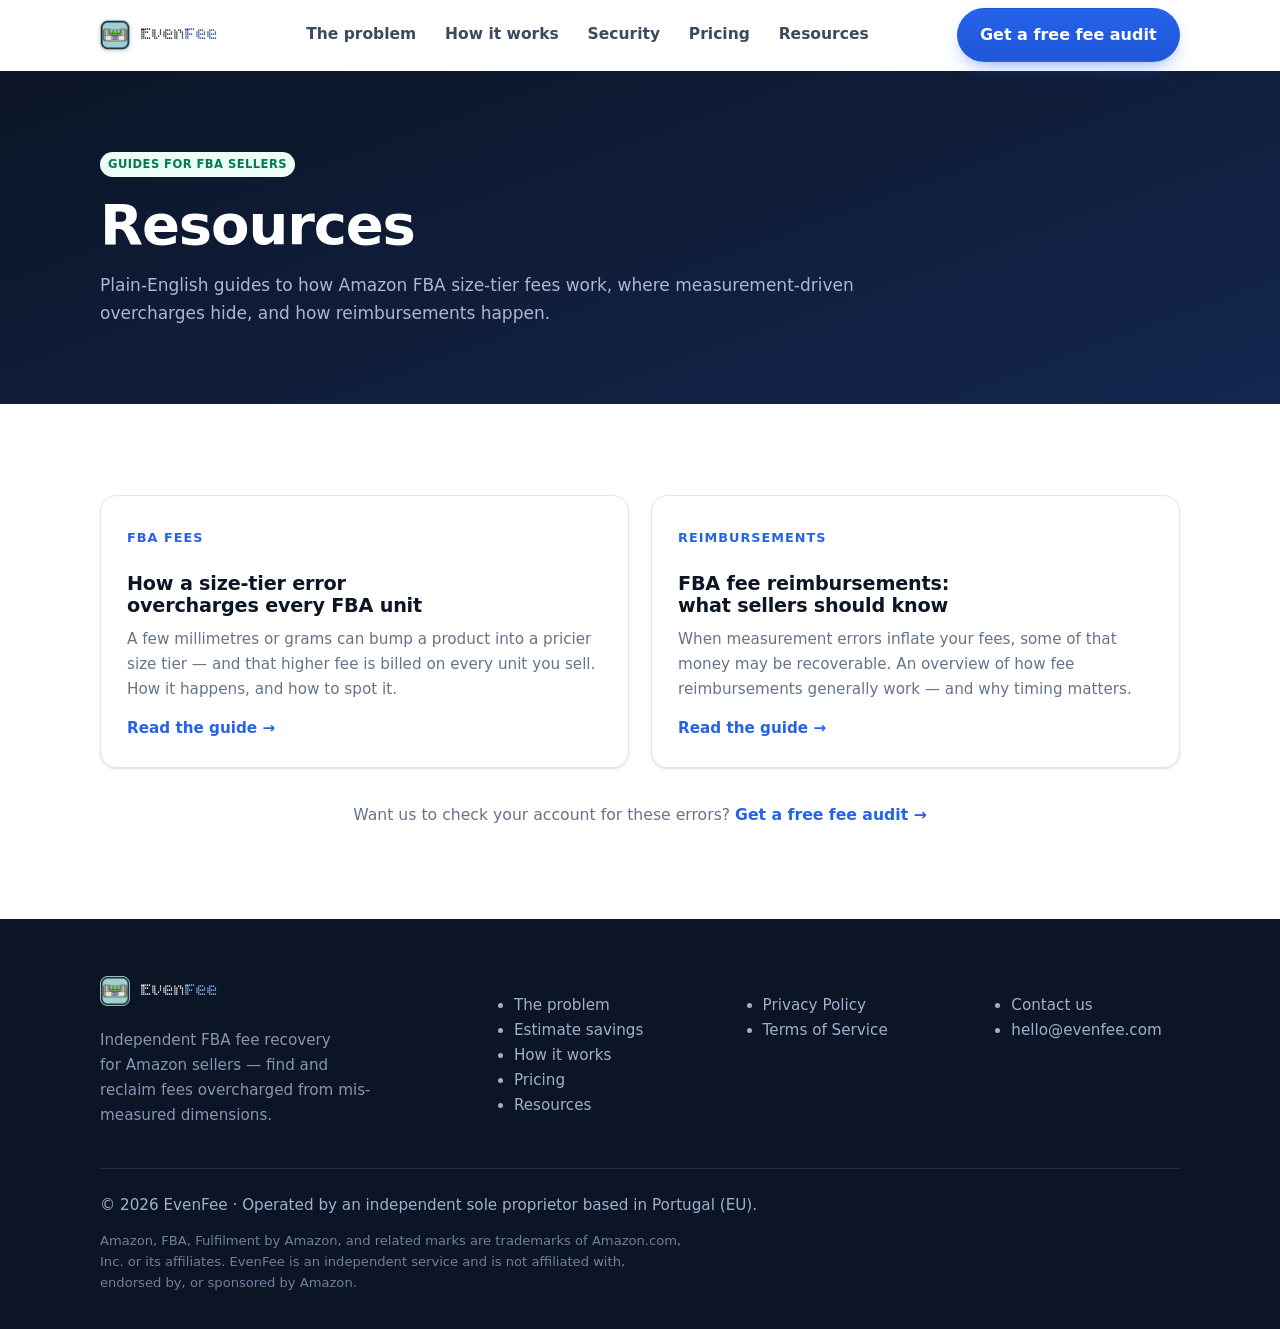
<file: resources.html>
<!DOCTYPE html>
<html lang="en">
<head>
  <meta charset="utf-8">
  <meta name="viewport" content="width=device-width, initial-scale=1">

  <title>Resources — EvenFee</title>
  <meta name="description" content="Plain-English guides for Amazon FBA sellers: how size-tier fees work, where measurement-driven overcharges hide, and how FBA fee reimbursements happen.">
  <link rel="canonical" href="https://evenfee.com/resources.html">

  <meta property="og:type" content="website">
  <meta property="og:site_name" content="EvenFee">
  <meta property="og:title" content="Resources — EvenFee">
  <meta property="og:description" content="Guides on FBA size tiers, measurement-driven fee overcharges, and reimbursements.">
  <meta property="og:url" content="https://evenfee.com/resources.html">
  <meta property="og:image" content="https://evenfee.com/assets/og-image.png">
  <meta name="twitter:card" content="summary_large_image">
  <meta name="twitter:image" content="https://evenfee.com/assets/og-image.png">

  <link rel="icon" href="assets/favicon-32.png" sizes="32x32" type="image/png">
  <link rel="apple-touch-icon" href="assets/apple-touch-icon.png">
  <link rel="manifest" href="site.webmanifest">
  <meta name="theme-color" content="#0b1526">

  <link rel="stylesheet" href="assets/styles.css">
</head>
<body>
  <a class="skip-link" href="#main">Skip to content</a>

  <header class="site-header" data-header>
    <div class="container">
      <nav class="nav" aria-label="Primary">
        <a class="brand" href="index.html" aria-label="EvenFee home">
          <img class="brand__mark" src="assets/logo-mark.png" width="30" height="30" alt="" aria-hidden="true">
          <span class="brand__name">Even<b>Fee</b></span>
        </a>
        <ul class="nav__links">
          <li><a href="index.html#problem">The problem</a></li>
          <li><a href="index.html#how-it-works">How it works</a></li>
          <li><a href="index.html#security">Security</a></li>
          <li><a href="index.html#pricing">Pricing</a></li>
          <li><a href="resources.html" aria-current="page">Resources</a></li>
        </ul>
        <div class="nav__cta">
          <a class="btn btn--primary" href="index.html#contact">Get a free fee audit</a>
        </div>
        <button class="nav__toggle" data-nav-toggle aria-expanded="false" aria-controls="mobile-menu" aria-label="Toggle navigation menu">
          <svg class="icon-open" viewBox="0 0 24 24" fill="none" stroke="currentColor" stroke-width="2" stroke-linecap="round" aria-hidden="true"><path d="M4 6h16M4 12h16M4 18h16"/></svg>
          <svg class="icon-close" viewBox="0 0 24 24" fill="none" stroke="currentColor" stroke-width="2" stroke-linecap="round" aria-hidden="true"><path d="M6 6l12 12M18 6 6 18"/></svg>
        </button>
      </nav>
      <div class="nav__panel" id="mobile-menu" data-nav-panel>
        <ul>
          <li><a href="index.html#problem">The problem</a></li>
          <li><a href="index.html#how-it-works">How it works</a></li>
          <li><a href="index.html#security">Security &amp; trust</a></li>
          <li><a href="index.html#pricing">Pricing</a></li>
          <li><a href="index.html#faq">FAQ</a></li>
          <li><a href="resources.html" aria-current="page">Resources</a></li>
          <li><a href="privacy.html">Privacy Policy</a></li>
        </ul>
        <a class="btn btn--primary btn--block" href="index.html#contact">Get a free fee audit</a>
      </div>
    </div>
  </header>

  <main id="main">
    <section class="page-hero">
      <div class="container">
        <span class="badge badge--accent">Guides for FBA sellers</span>
        <h1>Resources</h1>
        <p>Plain-English guides to how Amazon FBA size-tier fees work, where measurement-driven overcharges hide, and how reimbursements happen.</p>
      </div>
    </section>

    <section class="section">
      <div class="container">
        <div class="grid grid--2">
          <article class="card">
            <span class="eyebrow">FBA fees</span>
            <h3 style="margin-top:10px"><a href="fba-size-tier-overcharges.html" style="color:var(--ink)">How a size-tier error overcharges every FBA unit</a></h3>
            <p class="muted" style="margin-top:10px">A few millimetres or grams can bump a product into a pricier size tier — and that higher fee is billed on every unit you sell. How it happens, and how to spot it.</p>
            <p style="margin-top:14px"><a href="fba-size-tier-overcharges.html" style="color:var(--brand-600);font-weight:600">Read the guide →</a></p>
          </article>
          <article class="card">
            <span class="eyebrow">Reimbursements</span>
            <h3 style="margin-top:10px"><a href="fba-reimbursement-basics.html" style="color:var(--ink)">FBA fee reimbursements: what sellers should know</a></h3>
            <p class="muted" style="margin-top:10px">When measurement errors inflate your fees, some of that money may be recoverable. An overview of how fee reimbursements generally work — and why timing matters.</p>
            <p style="margin-top:14px"><a href="fba-reimbursement-basics.html" style="color:var(--brand-600);font-weight:600">Read the guide →</a></p>
          </article>
        </div>
        <p class="price-note" style="margin-top:34px">Want us to check your account for these errors? <a href="index.html#contact" style="color:var(--brand-600);font-weight:600">Get a free fee audit →</a></p>
      </div>
    </section>
  </main>

  <footer class="site-footer">
    <div class="container">
      <div class="footer__grid">
        <div class="footer__brand">
          <a class="brand" href="index.html" aria-label="EvenFee home">
            <img class="brand__mark" src="assets/logo-mark.png" width="30" height="30" alt="" aria-hidden="true">
            <span class="brand__name">Even<b>Fee</b></span>
          </a>
          <p>Independent FBA fee recovery for Amazon sellers — find and reclaim fees overcharged from mis-measured dimensions.</p>
        </div>
        <div>
          <h4>Product</h4>
          <ul>
            <li><a href="index.html#problem">The problem</a></li>
            <li><a href="index.html#estimate">Estimate savings</a></li>
            <li><a href="index.html#how-it-works">How it works</a></li>
            <li><a href="index.html#pricing">Pricing</a></li>
            <li><a href="resources.html">Resources</a></li>
          </ul>
        </div>
        <div>
          <h4>Legal</h4>
          <ul>
            <li><a href="privacy.html">Privacy Policy</a></li>
            <li><a href="terms.html">Terms of Service</a></li>
          </ul>
        </div>
        <div>
          <h4>Contact</h4>
          <ul>
            <li><a href="index.html#contact">Contact us</a></li>
            <li><a href="mailto:hello@evenfee.com">hello@evenfee.com</a></li>
          </ul>
        </div>
      </div>
      <div class="footer__bottom">
        <span>© <span data-year>2026</span> EvenFee · Operated by an independent sole proprietor based in Portugal (EU).</span>
        <span class="footer__legal">Amazon, FBA, Fulfilment by Amazon, and related marks are trademarks of Amazon.com, Inc. or its affiliates. EvenFee is an independent service and is not affiliated with, endorsed by, or sponsored by Amazon.</span>
      </div>
    </div>
  </footer>

  <script src="assets/main.js" defer></script>
</body>
</html>
</file>
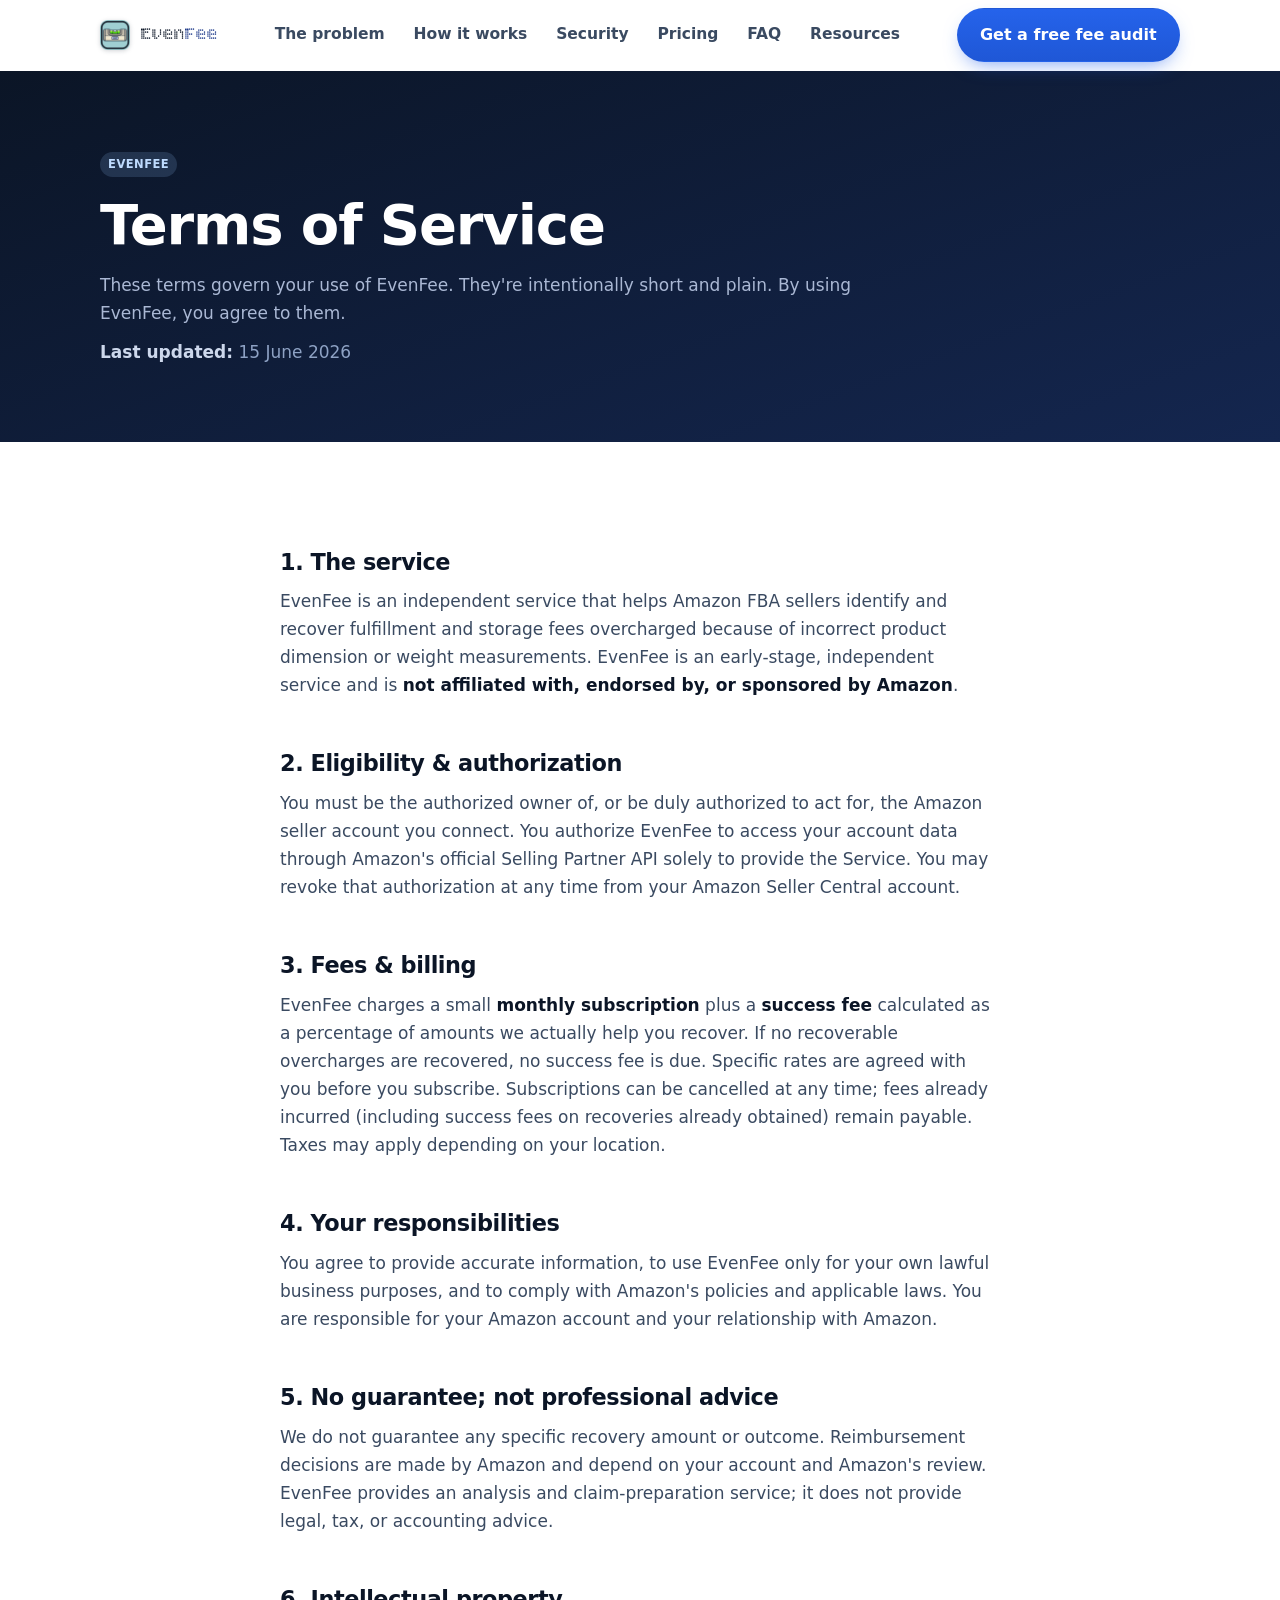
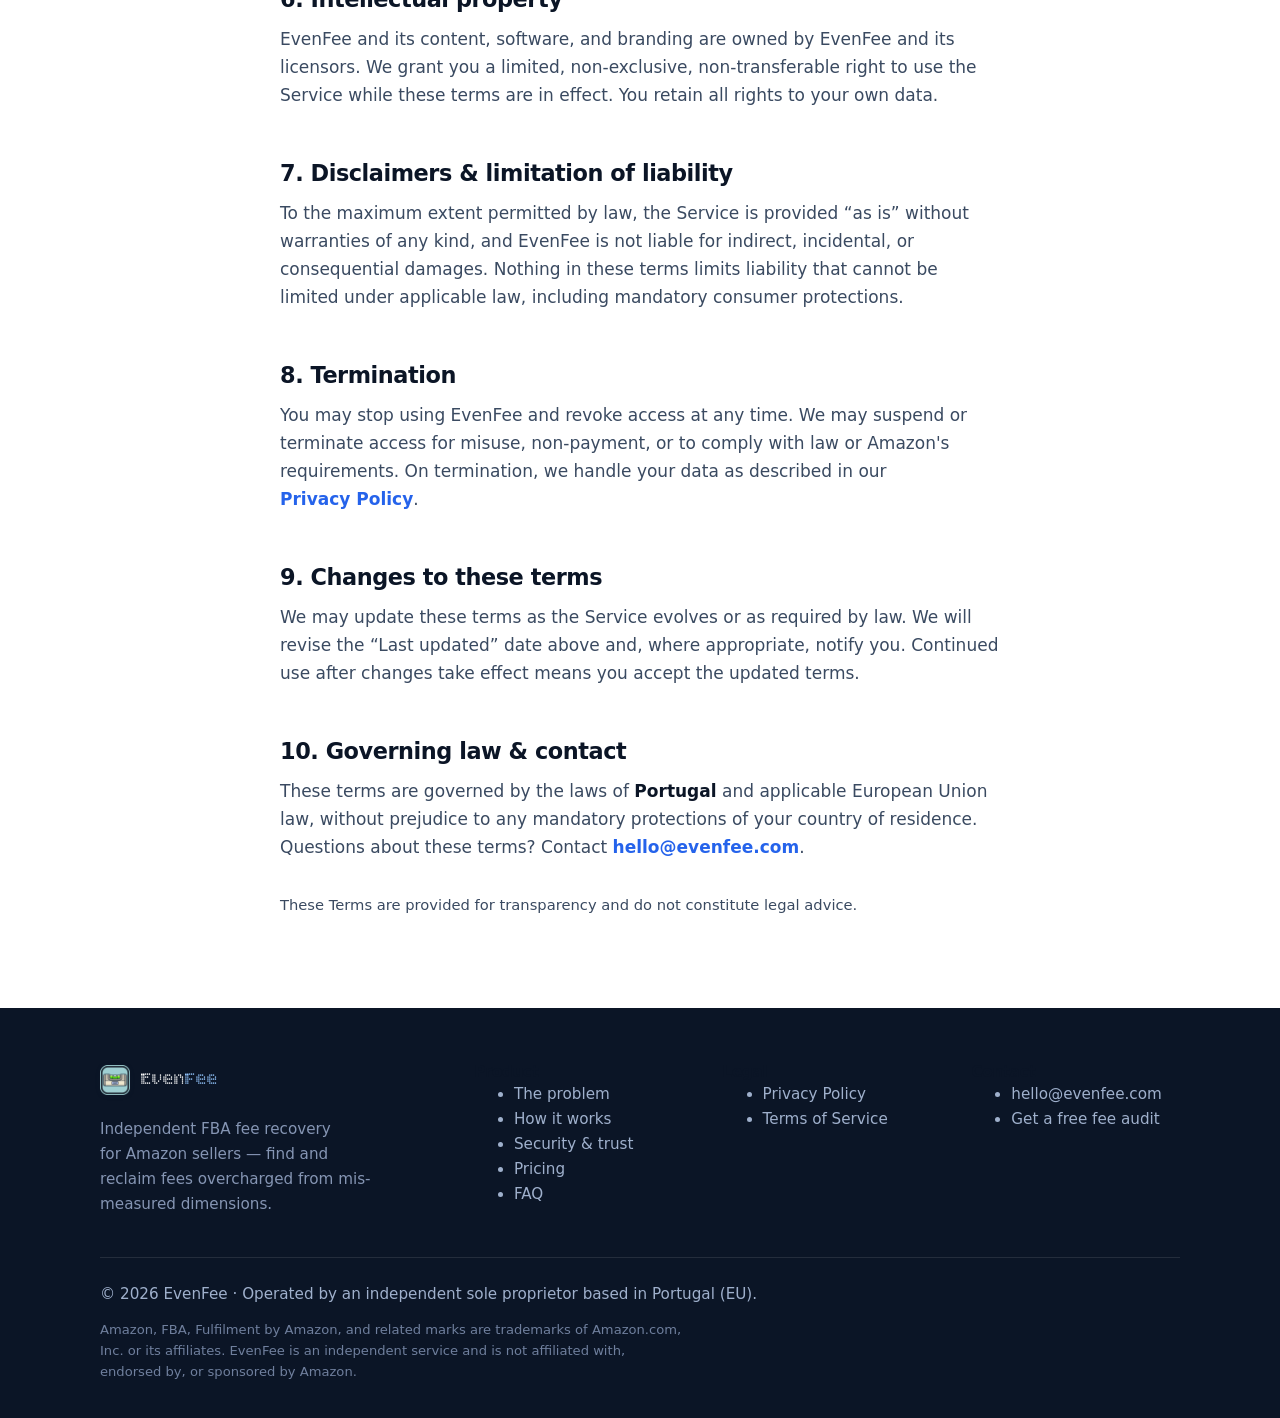
<file: terms.html>
<!DOCTYPE html>
<html lang="en">
<head>
  <meta charset="utf-8">
  <meta name="viewport" content="width=device-width, initial-scale=1">

  <title>Terms of Service — EvenFee</title>
  <meta name="description" content="The terms that govern use of EvenFee, an independent service that helps Amazon FBA sellers recover fees overcharged from incorrect dimension or weight measurements.">
  <link rel="canonical" href="https://evenfee.com/terms.html">

  <meta property="og:type" content="website">
  <meta property="og:site_name" content="EvenFee">
  <meta property="og:title" content="Terms of Service — EvenFee">
  <meta property="og:description" content="The terms that govern use of EvenFee, independent FBA fee-recovery for Amazon sellers.">
  <meta property="og:url" content="https://evenfee.com/terms.html">
  <meta property="og:image" content="https://evenfee.com/assets/og-image.png">
  <meta name="twitter:card" content="summary_large_image">
  <meta name="twitter:image" content="https://evenfee.com/assets/og-image.png">

  <link rel="icon" href="assets/favicon-32.png" sizes="32x32" type="image/png">
  <link rel="apple-touch-icon" href="assets/apple-touch-icon.png">
  <link rel="manifest" href="site.webmanifest">
  <meta name="theme-color" content="#0b1526">

  <link rel="stylesheet" href="assets/styles.css">
</head>
<body>
  <a class="skip-link" href="#main">Skip to content</a>

  <header class="site-header" data-header>
    <div class="container">
      <nav class="nav" aria-label="Primary">
        <a class="brand" href="index.html" aria-label="EvenFee home">
          <img class="brand__mark" src="assets/logo-mark.png" width="30" height="30" alt="" aria-hidden="true">
          <span class="brand__name">Even<b>Fee</b></span>
        </a>
        <ul class="nav__links">
          <li><a href="index.html#problem">The problem</a></li>
          <li><a href="index.html#how-it-works">How it works</a></li>
          <li><a href="index.html#security">Security</a></li>
          <li><a href="index.html#pricing">Pricing</a></li>
          <li><a href="index.html#faq">FAQ</a></li>
          <li><a href="resources.html">Resources</a></li>
        </ul>
        <div class="nav__cta">
          <a class="btn btn--primary" href="mailto:hello@evenfee.com?subject=Free%20FBA%20fee%20audit%20request">Get a free fee audit</a>
        </div>
        <button class="nav__toggle" data-nav-toggle aria-expanded="false" aria-controls="mobile-menu" aria-label="Toggle navigation menu">
          <svg class="icon-open" viewBox="0 0 24 24" fill="none" stroke="currentColor" stroke-width="2" stroke-linecap="round" aria-hidden="true"><path d="M4 6h16M4 12h16M4 18h16"/></svg>
          <svg class="icon-close" viewBox="0 0 24 24" fill="none" stroke="currentColor" stroke-width="2" stroke-linecap="round" aria-hidden="true"><path d="M6 6l12 12M18 6 6 18"/></svg>
        </button>
      </nav>
      <div class="nav__panel" id="mobile-menu" data-nav-panel>
        <ul>
          <li><a href="index.html#problem">The problem</a></li>
          <li><a href="index.html#how-it-works">How it works</a></li>
          <li><a href="index.html#security">Security &amp; trust</a></li>
          <li><a href="index.html#pricing">Pricing</a></li>
          <li><a href="index.html#faq">FAQ</a></li>
          <li><a href="resources.html">Resources</a></li>
          <li><a href="privacy.html">Privacy Policy</a></li>
          <li><a href="terms.html">Terms of Service</a></li>
        </ul>
        <a class="btn btn--primary btn--block" href="mailto:hello@evenfee.com?subject=Free%20FBA%20fee%20audit%20request">Get a free fee audit</a>
      </div>
    </div>
  </header>

  <main id="main">
    <section class="page-hero">
      <div class="container">
        <span class="badge badge--soft" style="background:rgba(147,197,253,.16);color:#bfdbfe">EvenFee</span>
        <h1>Terms of Service</h1>
        <p>These terms govern your use of EvenFee. They're intentionally short and plain. By using EvenFee, you agree to them.</p>
        <p class="muted" style="color:#8ea2c4;margin-top:10px"><strong style="color:#cdd8ec">Last updated:</strong> 15 June 2026</p>
      </div>
    </section>

    <section class="section">
      <div class="container prose">
        <h2>1. The service</h2>
        <p>EvenFee is an independent service that helps Amazon FBA sellers identify and recover fulfillment and storage fees overcharged because of incorrect product dimension or weight measurements. EvenFee is an early-stage, independent service and is <strong>not affiliated with, endorsed by, or sponsored by Amazon</strong>.</p>

        <h2>2. Eligibility &amp; authorization</h2>
        <p>You must be the authorized owner of, or be duly authorized to act for, the Amazon seller account you connect. You authorize EvenFee to access your account data through Amazon's official Selling Partner API solely to provide the Service. You may revoke that authorization at any time from your Amazon Seller Central account.</p>

        <h2>3. Fees &amp; billing</h2>
        <p>EvenFee charges a small <strong>monthly subscription</strong> plus a <strong>success fee</strong> calculated as a percentage of amounts we actually help you recover. If no recoverable overcharges are recovered, no success fee is due. Specific rates are agreed with you before you subscribe. Subscriptions can be cancelled at any time; fees already incurred (including success fees on recoveries already obtained) remain payable. Taxes may apply depending on your location.</p>

        <h2>4. Your responsibilities</h2>
        <p>You agree to provide accurate information, to use EvenFee only for your own lawful business purposes, and to comply with Amazon's policies and applicable laws. You are responsible for your Amazon account and your relationship with Amazon.</p>

        <h2>5. No guarantee; not professional advice</h2>
        <p>We do not guarantee any specific recovery amount or outcome. Reimbursement decisions are made by Amazon and depend on your account and Amazon's review. EvenFee provides an analysis and claim-preparation service; it does not provide legal, tax, or accounting advice.</p>

        <h2>6. Intellectual property</h2>
        <p>EvenFee and its content, software, and branding are owned by EvenFee and its licensors. We grant you a limited, non-exclusive, non-transferable right to use the Service while these terms are in effect. You retain all rights to your own data.</p>

        <h2>7. Disclaimers &amp; limitation of liability</h2>
        <p>To the maximum extent permitted by law, the Service is provided “as is” without warranties of any kind, and EvenFee is not liable for indirect, incidental, or consequential damages. Nothing in these terms limits liability that cannot be limited under applicable law, including mandatory consumer protections.</p>

        <h2>8. Termination</h2>
        <p>You may stop using EvenFee and revoke access at any time. We may suspend or terminate access for misuse, non-payment, or to comply with law or Amazon's requirements. On termination, we handle your data as described in our <a href="privacy.html">Privacy Policy</a>.</p>

        <h2>9. Changes to these terms</h2>
        <p>We may update these terms as the Service evolves or as required by law. We will revise the “Last updated” date above and, where appropriate, notify you. Continued use after changes take effect means you accept the updated terms.</p>

        <h2>10. Governing law &amp; contact</h2>
        <p>These terms are governed by the laws of <strong>Portugal</strong> and applicable European Union law, without prejudice to any mandatory protections of your country of residence. Questions about these terms? Contact <a href="mailto:hello@evenfee.com">hello@evenfee.com</a>.</p>

        <p class="muted" style="margin-top:32px;font-size:.92rem">These Terms are provided for transparency and do not constitute legal advice.</p>
      </div>
    </section>
  </main>

  <footer class="site-footer">
    <div class="container">
      <div class="footer__grid">
        <div class="footer__brand">
          <a class="brand" href="index.html" aria-label="EvenFee home">
            <img class="brand__mark" src="assets/logo-mark.png" width="30" height="30" alt="" aria-hidden="true">
            <span class="brand__name">Even<b>Fee</b></span>
          </a>
          <p>Independent FBA fee recovery for Amazon sellers — find and reclaim fees overcharged from mis-measured dimensions.</p>
        </div>
        <div>
          <h4>Product</h4>
          <ul>
            <li><a href="index.html#problem">The problem</a></li>
            <li><a href="index.html#how-it-works">How it works</a></li>
            <li><a href="index.html#security">Security &amp; trust</a></li>
            <li><a href="index.html#pricing">Pricing</a></li>
            <li><a href="index.html#faq">FAQ</a></li>
          </ul>
        </div>
        <div>
          <h4>Legal</h4>
          <ul>
            <li><a href="privacy.html">Privacy Policy</a></li>
            <li><a href="terms.html">Terms of Service</a></li>
          </ul>
        </div>
        <div>
          <h4>Contact</h4>
          <ul>
            <li><a href="mailto:hello@evenfee.com">hello@evenfee.com</a></li>
            <li><a href="mailto:hello@evenfee.com?subject=Free%20FBA%20fee%20audit%20request">Get a free fee audit</a></li>
          </ul>
        </div>
      </div>
      <div class="footer__bottom">
        <span>© <span data-year>2026</span> EvenFee · Operated by an independent sole proprietor based in Portugal (EU).</span>
        <span class="footer__legal">Amazon, FBA, Fulfilment by Amazon, and related marks are trademarks of Amazon.com, Inc. or its affiliates. EvenFee is an independent service and is not affiliated with, endorsed by, or sponsored by Amazon.</span>
      </div>
    </div>
  </footer>

  <script src="assets/main.js" defer></script>
</body>
</html>
</file>
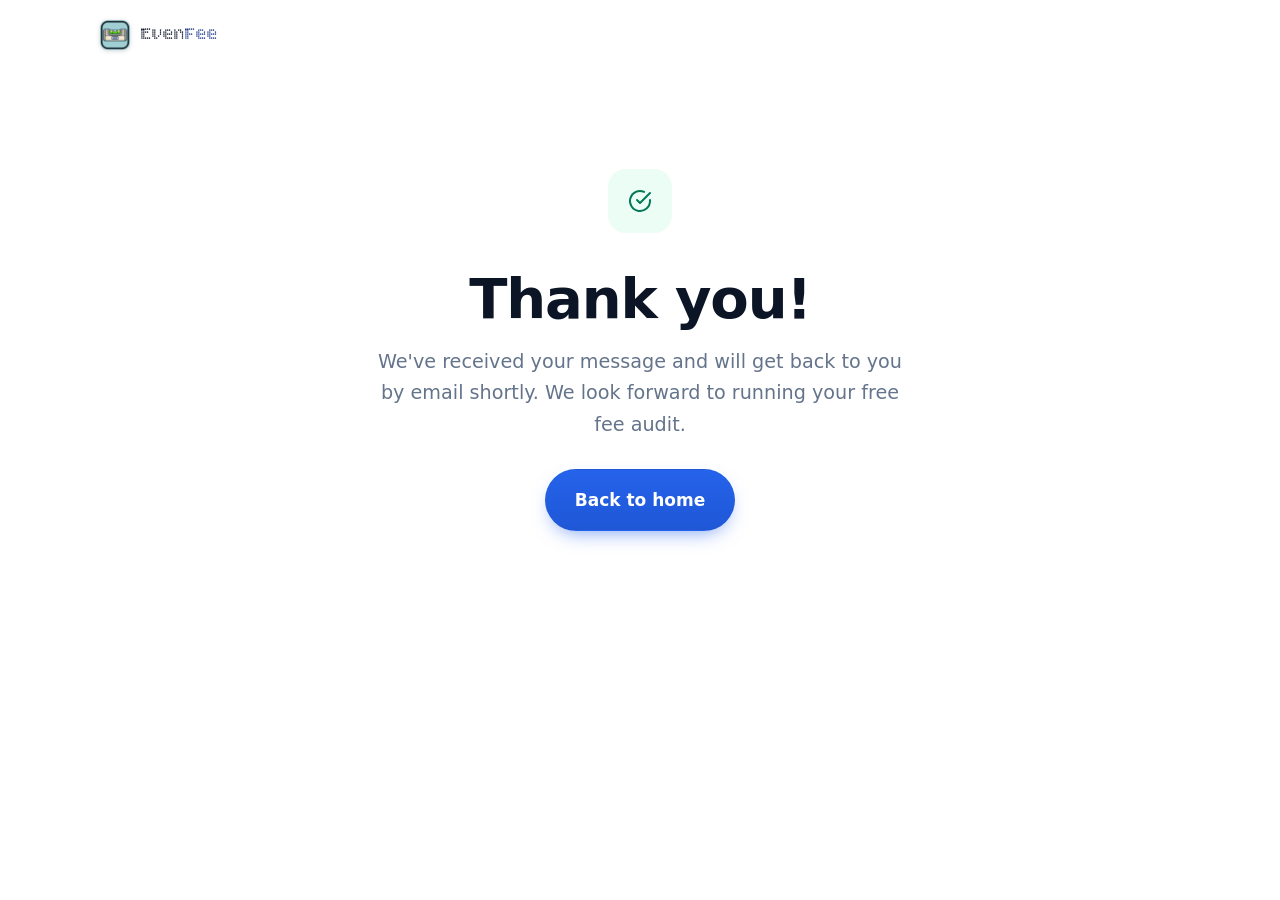
<file: thanks.html>
<!DOCTYPE html>
<html lang="en">
<head>
  <meta charset="utf-8">
  <meta name="viewport" content="width=device-width, initial-scale=1">
  <title>Thank you — EvenFee</title>
  <meta name="description" content="Thanks for contacting EvenFee — we'll get back to you by email shortly.">
  <meta name="robots" content="noindex">
  <link rel="canonical" href="https://evenfee.com/thanks.html">
  <link rel="icon" href="assets/favicon-32.png" sizes="32x32" type="image/png">
  <link rel="apple-touch-icon" href="assets/apple-touch-icon.png">
  <meta name="theme-color" content="#0b1526">
  <link rel="stylesheet" href="assets/styles.css">
</head>
<body>
  <header class="site-header">
    <div class="container">
      <nav class="nav" aria-label="Primary">
        <a class="brand" href="index.html" aria-label="EvenFee home">
          <img class="brand__mark" src="assets/logo-mark.png" width="30" height="30" alt="" aria-hidden="true">
          <span class="brand__name">Even<b>Fee</b></span>
        </a>
      </nav>
    </div>
  </header>
  <main id="main">
    <div class="container">
      <div class="notfound">
        <div>
          <span class="icon-box icon-box--accent" style="width:64px;height:64px;border-radius:18px;margin-inline:auto">
            <svg viewBox="0 0 24 24" width="34" height="34" fill="none" stroke="currentColor" stroke-width="2" stroke-linecap="round" stroke-linejoin="round" aria-hidden="true"><path d="M22 11.08V12a10 10 0 1 1-5.93-9.14"/><path d="m9 11 3 3L22 4"/></svg>
          </span>
          <h1 style="margin-top:18px">Thank you!</h1>
          <p class="lead" style="margin:14px auto 28px;max-width:48ch">We've received your message and will get back to you by email shortly. We look forward to running your free fee audit.</p>
          <a class="btn btn--primary btn--lg" href="index.html">Back to home</a>
        </div>
      </div>
    </div>
  </main>
</body>
</html>
</file>
<file: assets/styles.css>
/* ==========================================================================
   EvenFee — marketing site styles
   Framework-free, hand-authored CSS. No build step, no runtime dependencies.
   Design tokens live in :root so the whole palette/scale is editable in one place.
   ========================================================================== */

/* ----- Reset --------------------------------------------------------------- */
*,
*::before,
*::after { box-sizing: border-box; }

* { margin: 0; }

html {
  -webkit-text-size-adjust: 100%;
  text-size-adjust: 100%;
  scroll-behavior: smooth;
  scroll-padding-top: 80px;
}

body {
  -webkit-font-smoothing: antialiased;
  text-rendering: optimizeLegibility;
}

img, svg, video, canvas {
  display: block;
  max-width: 100%;
  height: auto;
}

button, input, textarea, select { font: inherit; color: inherit; }
a { color: inherit; }

/* ----- Brand display font: Bitcount Grid Double (self-hosted, variable) ----- */
@font-face {
  font-family: "Bitcount Grid Double";
  font-style: normal;
  font-weight: 100 900;
  font-display: swap;
  src: url("fonts/bitcount-grid-double-latin.woff2") format("woff2");
  unicode-range: U+0000-00FF, U+0131, U+0152-0153, U+02BB-02BC, U+02C6, U+02DA, U+02DC, U+0304, U+0308, U+0329, U+2000-206F, U+20AC, U+2122, U+2191, U+2193, U+2212, U+2215, U+FEFF, U+FFFD;
}
@font-face {
  font-family: "Bitcount Grid Double";
  font-style: normal;
  font-weight: 100 900;
  font-display: swap;
  src: url("fonts/bitcount-grid-double-latin-ext.woff2") format("woff2");
  unicode-range: U+0100-02BA, U+02BD-02C5, U+02C7-02CC, U+02CE-02D7, U+02DD-02FF, U+0304, U+0308, U+0329, U+1D00-1DBF, U+1E00-1E9F, U+1EF2-1EFF, U+2020, U+20A0-20AB, U+20AD-20C0, U+2113, U+2C60-2C7F, U+A720-A7FF;
}

/* ----- Design tokens ------------------------------------------------------- */
:root {
  /* Brand palette — trustworthy fintech: deep indigo/navy + recovery-green accent */
  --brand-900: #0b1526;
  --brand-800: #14264f;
  --brand-700: #1e3a8a;
  --brand-600: #2563eb;
  --brand-500: #3b82f6;
  --brand-050: #eff4ff;

  --accent-700: #047857;
  --accent-600: #059669;
  --accent-500: #10b981;
  --accent-100: #d1fae5;
  --accent-050: #ecfdf5;

  /* Secondary brand colour — the "scene teal" from the hero mascot animation.
     Used as a recurring ambient accent so the page and the video read as one. */
  --teal-050: #eef9fa;
  --teal-100: #d6eff1;
  --teal-200: #aadde1;
  --teal-300: #9fced3;   /* sampled directly from the mascot scene background */
  --teal-400: #57b1bb;
  --teal-500: #2fa0ab;
  --teal-600: #1f8791;
  --teal-700: #186b73;

  /* Neutrals (slate) */
  --ink:     #0b1526;  /* headings */
  --body:    #3a4a61;  /* paragraph text */
  --muted:   #64748b;  /* secondary text */
  --line:    #e2e8f0;  /* borders */
  --line-2:  #eef2f7;
  --surface: #ffffff;
  --soft:    #f7f9fc;  /* tinted section bg */
  --soft-2:  #eef3fb;

  /* Typography */
  --font-sans: ui-sans-serif, system-ui, -apple-system, "Segoe UI", Roboto,
               "Helvetica Neue", Arial, "Noto Sans", sans-serif;
  --font-display: "Bitcount Grid Double", var(--font-sans);  /* brand title font */

  /* Spacing & shape */
  --container: 1120px;
  --radius-sm: 10px;
  --radius:    16px;
  --radius-lg: 22px;
  --radius-pill: 999px;

  /* Shadows */
  --shadow-sm: 0 1px 2px rgba(11, 21, 38, .06), 0 1px 3px rgba(11, 21, 38, .07);
  --shadow:    0 6px 16px -6px rgba(11, 21, 38, .12), 0 10px 30px -10px rgba(11, 21, 38, .12);
  --shadow-lg: 0 18px 50px -12px rgba(20, 38, 79, .28);

  --ring: 0 0 0 3px rgba(37, 99, 235, .35);
}

/* ----- Base ---------------------------------------------------------------- */
body {
  font-family: var(--font-sans);
  color: var(--body);
  background: var(--surface);
  line-height: 1.65;
  font-size: 1.0625rem;
}

h1, h2, h3, h4 {
  color: var(--ink);
  line-height: 1.15;
  letter-spacing: -0.02em;
  font-weight: 800;
  text-wrap: balance;
}

h1 { font-size: clamp(2.1rem, 1.4rem + 3.0vw, 3.5rem); }
h2 { font-size: clamp(1.6rem, 1.1rem + 2.1vw, 2.4rem); }
h3 { font-size: 1.2rem; font-weight: 700; letter-spacing: -0.01em; }

p { text-wrap: pretty; }

a { text-decoration: none; }
a:hover { text-decoration: underline; text-underline-offset: 3px; }

strong { color: var(--ink); font-weight: 700; }

/* ----- Layout helpers ------------------------------------------------------ */
.container {
  width: 100%;
  max-width: var(--container);
  margin-inline: auto;
  padding-inline: 20px;
}

.section { padding-block: clamp(56px, 4vw + 40px, 104px); }
.section--soft { background: var(--soft); border-block: 1px solid var(--line-2); }
#problem { background: linear-gradient(150deg, var(--brand-700) 0%, var(--teal-600) 100%); border-block: none; color: #fff; }
#problem h2, #problem .lead { color: #fff; }
#problem .eyebrow { color: var(--teal-100); }

.section__head { max-width: 720px; margin-bottom: 44px; }
.section__head.center { margin-inline: auto; text-align: center; }
.section__head p { margin-top: 14px; font-size: 1.125rem; color: var(--muted); }

.eyebrow {
  display: inline-block;
  font-size: .8rem;
  font-weight: 700;
  letter-spacing: .08em;
  text-transform: uppercase;
  color: var(--brand-600);
  margin-bottom: 14px;
}

.lead { font-size: 1.2rem; color: var(--muted); }
.muted { color: var(--muted); }

/* ----- Buttons ------------------------------------------------------------- */
.btn {
  display: inline-flex;
  align-items: center;
  justify-content: center;
  gap: .55em;
  padding: .8em 1.4em;
  border-radius: var(--radius-pill);
  font-weight: 650;
  font-size: 1rem;
  border: 1px solid transparent;
  cursor: pointer;
  transition: transform .12s ease, box-shadow .2s ease, background-color .2s ease, border-color .2s ease;
  white-space: nowrap;
  text-decoration: none;
}
.btn:hover { text-decoration: none; transform: translateY(-1px); }
.btn:active { transform: translateY(0); }

.btn--primary {
  background: linear-gradient(180deg, var(--brand-600), #1f57d6);
  color: #fff;
  box-shadow: 0 8px 20px -8px rgba(37, 99, 235, .65);
}
.btn--primary:hover { box-shadow: 0 12px 26px -8px rgba(37, 99, 235, .7); }

.btn--ghost {
  background: var(--surface);
  color: var(--ink);
  border-color: var(--line);
  box-shadow: var(--shadow-sm);
}
.btn--ghost:hover { border-color: #cbd5e1; }

.btn--light {
  background: rgba(255, 255, 255, .12);
  color: #fff;
  border-color: rgba(255, 255, 255, .28);
}
.btn--light:hover { background: rgba(255, 255, 255, .2); }

.btn--lg { padding: .95em 1.7em; font-size: 1.0625rem; }
.btn--block { width: 100%; }

/* ----- Chips & badges ------------------------------------------------------ */
.chip {
  display: inline-flex;
  align-items: center;
  gap: .45em;
  padding: .4em .8em;
  border-radius: var(--radius-pill);
  background: var(--surface);
  border: 1px solid var(--line);
  font-size: .85rem;
  font-weight: 600;
  color: var(--body);
  box-shadow: var(--shadow-sm);
}
.chip svg { width: 15px; height: 15px; color: var(--accent-600); flex: none; }

.badge {
  display: inline-flex;
  align-items: center;
  gap: .4em;
  padding: .28em .7em;
  border-radius: var(--radius-pill);
  font-size: .72rem;
  font-weight: 700;
  letter-spacing: .04em;
  text-transform: uppercase;
}
.badge--soft { background: var(--brand-050); color: var(--brand-700); }
.badge--accent { background: var(--accent-050); color: var(--accent-700); }
.badge--warn { background: #fff7ed; color: #b45309; }

/* ----- Header / nav -------------------------------------------------------- */
.site-header {
  position: sticky;
  top: 0;
  z-index: 50;
  background: rgba(255, 255, 255, .82);
  backdrop-filter: saturate(160%) blur(12px);
  border-bottom: 1px solid transparent;
  transition: border-color .2s ease, box-shadow .2s ease;
}
.site-header.is-scrolled {
  border-bottom-color: var(--line);
  box-shadow: 0 6px 24px -18px rgba(11, 21, 38, .5);
}

/* Homepage (JS on): keep the header (brand top-left) visible over the hero too;
   it just gains its border + shadow once you scroll past the hero. */
.hero-reveal .site-header {
  transition: border-color .2s ease, box-shadow .2s ease;
}
.hero-reveal .site-header.is-revealed {
  border-bottom-color: var(--line);
  box-shadow: 0 6px 24px -18px rgba(11, 21, 38, .5);
}
.nav {
  display: flex;
  align-items: center;
  justify-content: space-between;
  gap: 16px;
  height: 70px;
}
.brand {
  display: inline-flex;
  align-items: center;
  gap: .6em;
  font-weight: 800;
  font-size: 1.18rem;
  color: var(--ink);
  letter-spacing: -0.02em;
}
.brand:hover { text-decoration: none; }
.brand__mark { width: 30px; height: 30px; flex: none; filter: drop-shadow(0 1px 2px rgba(11, 21, 38, .18)); }
/* Brand wordmark: Bitcount at a light weight so the grid dots stay distinct (heavier weights merge them) */
.brand__name { font-family: var(--font-display); font-weight: 300; letter-spacing: normal; }
.brand__name b { color: var(--brand-700); font-weight: inherit; }

.nav__links {
  display: none;
  align-items: center;
  gap: 4px;
  list-style: none;
  padding: 0;
}
.nav__links a {
  display: inline-block;
  padding: .5em .8em;
  border-radius: 10px;
  font-weight: 550;
  font-size: .97rem;
  color: var(--body);
}
.nav__links a:hover { background: var(--soft-2); color: var(--ink); text-decoration: none; }

.nav__cta { display: none; align-items: center; gap: 10px; }

.nav__toggle {
  display: inline-flex;
  align-items: center;
  justify-content: center;
  width: 44px; height: 44px;
  border: 1px solid var(--line);
  background: var(--surface);
  border-radius: 12px;
  cursor: pointer;
}
.nav__toggle svg { width: 22px; height: 22px; color: var(--ink); }
.nav__toggle .icon-close { display: none; }
.nav__toggle[aria-expanded="true"] .icon-open { display: none; }
.nav__toggle[aria-expanded="true"] .icon-close { display: block; }

/* Mobile menu panel */
.nav__panel {
  display: none;
  border-top: 1px solid var(--line);
  background: var(--surface);
  padding: 14px 0 22px;
}
.nav__panel.is-open { display: block; }
.nav__panel ul { list-style: none; padding: 0; display: grid; gap: 2px; }
.nav__panel a {
  display: block;
  padding: .8em .4em;
  border-radius: 10px;
  font-weight: 600;
  color: var(--ink);
}
.nav__panel a:hover { background: var(--soft-2); text-decoration: none; }
.nav__panel .btn { margin-top: 14px; }

@media (min-width: 880px) {
  .nav__links, .nav__cta { display: flex; }
  .nav__toggle { display: none; }
  .nav__panel { display: none !important; }
}

/* ----- Hero ---------------------------------------------------------------- */
.hero {
  position: relative;
  overflow: hidden;
  background:
    radial-gradient(1100px 460px at 78% -8%, rgba(37, 99, 235, .10), transparent 60%),
    radial-gradient(820px 480px at 4% 104%, rgba(47, 160, 171, .16), transparent 56%),
    radial-gradient(640px 380px at 2% 4%, rgba(159, 206, 211, .14), transparent 55%),
    var(--surface);
  border-bottom: 1px solid var(--line-2);
}
.hero__grid {
  display: grid;
  gap: 44px;
  padding-block: clamp(28px, 3.2vw, 52px);
  align-items: center;
}
.hero h1 { margin-top: 12px; font-size: clamp(2.3rem, 1.5rem + 3vw, 3.8rem); line-height: 1.08; }
/* Letter-by-letter reading guide: once the hero video lands, each character
   lights up in sequence (reading left to right), holds blue for ~10s, then
   slowly fades back to ink. Honour prefers-reduced-motion. */
.hero h1 .char { color: var(--ink); }
@keyframes letterBlink {
  0%    { color: var(--ink); }
  1.7%  { color: var(--brand-600); }
  98.3% { color: var(--brand-600); }
  100%  { color: var(--ink); }
}
.hero h1.is-guiding .char { animation: letterBlink 25s ease-in-out forwards; }
.hero h1.is-guiding .char:nth-of-type(1) { animation-delay: 0.0s; }
.hero h1.is-guiding .char:nth-of-type(2) { animation-delay: 0.20s; }
.hero h1.is-guiding .char:nth-of-type(3) { animation-delay: 0.40s; }
.hero h1.is-guiding .char:nth-of-type(4) { animation-delay: 0.60s; }
.hero h1.is-guiding .char:nth-of-type(5) { animation-delay: 0.80s; }
.hero h1.is-guiding .char:nth-of-type(6) { animation-delay: 1.0s; }
.hero h1.is-guiding .char:nth-of-type(7) { animation-delay: 1.20s; }
.hero h1.is-guiding .char:nth-of-type(8) { animation-delay: 1.40s; }
.hero h1.is-guiding .char:nth-of-type(9) { animation-delay: 1.60s; }
.hero h1.is-guiding .char:nth-of-type(10) { animation-delay: 1.80s; }
.hero h1.is-guiding .char:nth-of-type(11) { animation-delay: 2.0s; }
.hero h1.is-guiding .char:nth-of-type(12) { animation-delay: 2.20s; }
.hero h1.is-guiding .char:nth-of-type(13) { animation-delay: 2.40s; }
.hero h1.is-guiding .char:nth-of-type(14) { animation-delay: 2.60s; }
.hero h1.is-guiding .char:nth-of-type(15) { animation-delay: 2.80s; }
.hero h1.is-guiding .char:nth-of-type(16) { animation-delay: 3.0s; }
.hero h1.is-guiding .char:nth-of-type(17) { animation-delay: 3.20s; }
.hero h1.is-guiding .char:nth-of-type(18) { animation-delay: 3.40s; }
.hero h1.is-guiding .char:nth-of-type(19) { animation-delay: 3.60s; }
.hero h1.is-guiding .char:nth-of-type(20) { animation-delay: 3.80s; }
.hero h1.is-guiding .char:nth-of-type(21) { animation-delay: 4.0s; }
.hero h1.is-guiding .char:nth-of-type(22) { animation-delay: 4.20s; }
.hero h1.is-guiding .char:nth-of-type(23) { animation-delay: 4.40s; }
.hero h1.is-guiding .char:nth-of-type(24) { animation-delay: 4.60s; }
.hero h1.is-guiding .char:nth-of-type(25) { animation-delay: 4.80s; }
.hero h1.is-guiding .char:nth-of-type(26) { animation-delay: 5.0s; }
.hero h1.is-guiding .char:nth-of-type(27) { animation-delay: 5.20s; }
.hero h1.is-guiding .char:nth-of-type(28) { animation-delay: 5.40s; }
.hero h1.is-guiding .char:nth-of-type(29) { animation-delay: 5.60s; }
.hero h1.is-guiding .char:nth-of-type(30) { animation-delay: 5.80s; }
.hero h1.is-guiding .char:nth-of-type(31) { animation-delay: 6.0s; }
.hero h1.is-guiding .char:nth-of-type(32) { animation-delay: 6.20s; }
.hero h1.is-guiding .char:nth-of-type(33) { animation-delay: 6.40s; }
.hero h1.is-guiding .char:nth-of-type(34) { animation-delay: 6.60s; }
.hero h1.is-guiding .char:nth-of-type(35) { animation-delay: 6.80s; }
.hero h1.is-guiding .char:nth-of-type(36) { animation-delay: 7.0s; }
.hero h1.is-guiding .char:nth-of-type(37) { animation-delay: 7.20s; }
.hero h1.is-guiding .char:nth-of-type(38) { animation-delay: 7.40s; }
.hero h1.is-guiding .char:nth-of-type(39) { animation-delay: 7.60s; }
.hero h1.is-guiding .char:nth-of-type(40) { animation-delay: 7.80s; }
.hero h1.is-guiding .char:nth-of-type(41) { animation-delay: 8.0s; }
.hero h1.is-guiding .char:nth-of-type(42) { animation-delay: 8.20s; }
.hero h1.is-guiding .char:nth-of-type(43) { animation-delay: 8.40s; }
.hero h1.is-guiding .char:nth-of-type(44) { animation-delay: 8.60s; }
.hero h1.is-guiding .char:nth-of-type(45) { animation-delay: 8.80s; }
.hero h1.is-guiding .char:nth-of-type(46) { animation-delay: 9.0s; }
.hero h1.is-guiding .char:nth-of-type(47) { animation-delay: 9.20s; }
.hero h1.is-guiding .char:nth-of-type(48) { animation-delay: 9.40s; }
.hero h1.is-guiding .char:nth-of-type(49) { animation-delay: 9.60s; }
.hero h1.is-guiding .char:nth-of-type(50) { animation-delay: 9.80s; }
.hero h1.is-guiding .char:nth-of-type(51) { animation-delay: 10.0s; }
.hero h1.is-guiding .char:nth-of-type(52) { animation-delay: 10.20s; }
.hero h1.is-guiding .char:nth-of-type(53) { animation-delay: 10.40s; }
@media (prefers-reduced-motion: reduce) {
  .hero h1.is-guiding .char { animation: none; }
}
.hero__sub { margin-top: 14px; font-size: 1.12rem; color: var(--muted); max-width: 36ch; }
.hero__actions { display: flex; flex-wrap: wrap; gap: 14px; margin-top: 22px; }
.hero__micro {
  margin-top: 18px;
  font-size: .92rem;
  color: var(--muted);
  display: flex;
  flex-wrap: wrap;
  gap: 8px 18px;
}
.hero__micro span { display: inline-flex; align-items: center; gap: .4em; }
.hero__micro svg { width: 16px; height: 16px; color: var(--accent-600); }

@media (min-width: 940px) {
  .hero__grid { grid-template-columns: 1.05fr .95fr; gap: 56px; min-height: clamp(440px, 70vh, 680px); }
  .hero__sub { font-size: 1.16rem; }
}

/* Hero right column — now holds the recovery tool itself (no stacked video). */
.hero__art { display: flex; flex-direction: column; align-items: center; justify-content: center; }

/* On load: the copy arrives from the left, the tool from the right. */
@keyframes heroInLeft  { from { opacity: 0; transform: translateX(-100%); } to { opacity: 1; transform: none; } }
@keyframes heroInRight { from { opacity: 0; transform: translateX(100%);  } to { opacity: 1; transform: none; } }
.hero-reveal .hero__copy { animation: heroInLeft 3.4s cubic-bezier(.16, .84, .3, 1) both; }
.hero-reveal .hero__art  { animation: heroInRight 3.4s cubic-bezier(.16, .84, .3, 1) both .2s; }
@media (prefers-reduced-motion: reduce) {
  .hero-reveal .hero__copy, .hero-reveal .hero__art { animation: none; }
}

/* Hero mock "audit" card */
.mock {
  background: var(--surface);
  border: 1px solid var(--line);
  border-radius: var(--radius-lg);
  box-shadow: var(--shadow-lg);
  padding: 20px;
  max-width: 440px;
  margin-inline: auto;
}
.mock__top { display: flex; align-items: center; justify-content: space-between; gap: 12px; }
.mock__title { display: inline-flex; align-items: center; gap: .55em; font-weight: 700; color: var(--ink); }
.mock__title .dot { width: 26px; height: 26px; border-radius: 8px; background: linear-gradient(135deg, var(--brand-700), var(--brand-600)); }
.mock__sku { margin-top: 16px; font-size: .85rem; color: var(--muted); font-variant-numeric: tabular-nums; }
.mock__row {
  display: flex; align-items: center; justify-content: space-between; gap: 10px;
  padding: 12px 14px; border: 1px solid var(--line); border-radius: 12px; margin-top: 10px;
  background: var(--soft);
}
.mock__row .label { font-size: .82rem; color: var(--muted); }
.mock__row .val { font-weight: 700; color: var(--ink); display: inline-flex; align-items: center; gap: .4em; }
.mock__row .val .pin { width: 9px; height: 9px; border-radius: 50%; }
.pin--warn { background: #f59e0b; }
.pin--ok { background: var(--accent-500); }
.mock__dims { font-size: .82rem; color: var(--muted); margin-top: 12px; font-variant-numeric: tabular-nums; }
.mock__result {
  margin-top: 14px; padding: 14px; border-radius: 12px;
  background: var(--accent-050); border: 1px solid var(--accent-100); color: var(--accent-700);
  font-weight: 650; display: flex; align-items: center; gap: .6em; font-size: .95rem;
}
.mock__result svg { width: 20px; height: 20px; flex: none; }
.mock__foot { margin-top: 16px; display: flex; flex-wrap: wrap; gap: 8px; }
.tag {
  font-size: .74rem; font-weight: 650; color: var(--muted);
  background: var(--soft-2); padding: .35em .7em; border-radius: var(--radius-pill);
}

/* ----- Trust strip --------------------------------------------------------- */
.trustbar {
  border-block: 1px solid var(--teal-100);
  background: linear-gradient(180deg, var(--teal-050), var(--surface));
}
.trustbar__inner {
  display: flex; flex-wrap: wrap; gap: 12px 22px;
  align-items: center; justify-content: center;
  padding-block: 22px;
}
.trustbar__item {
  display: inline-flex; align-items: center; gap: .5em;
  font-size: .92rem; font-weight: 600; color: var(--body);
}
.trustbar__item svg { width: 18px; height: 18px; color: var(--teal-600); flex: none; }

/* ----- Generic card grids -------------------------------------------------- */
.grid { display: grid; gap: 22px; }
.grid--2 { grid-template-columns: 1fr; }
.grid--3 { grid-template-columns: 1fr; }
.grid--4 { grid-template-columns: 1fr; }
@media (min-width: 680px) {
  .grid--2 { grid-template-columns: repeat(2, 1fr); }
  .grid--3 { grid-template-columns: repeat(2, 1fr); }
  .grid--4 { grid-template-columns: repeat(2, 1fr); }
}
@media (min-width: 980px) {
  .grid--3 { grid-template-columns: repeat(3, 1fr); }
  .grid--4 { grid-template-columns: repeat(4, 1fr); }
}

.card {
  background: var(--surface);
  border: 1px solid var(--line);
  border-radius: var(--radius);
  padding: 26px;
  box-shadow: var(--shadow-sm);
  transition: box-shadow .2s ease, transform .2s ease, border-color .2s ease;
}
.card:hover { box-shadow: var(--shadow); transform: translateY(-2px); border-color: #d7e0ee; }
.card h3 { margin-bottom: 8px; }
.card p { color: var(--muted); font-size: 0.95rem; }

.icon-box {
  display: inline-flex; align-items: center; justify-content: center;
  width: 46px; height: 46px; border-radius: 13px;
  background: var(--brand-050); color: var(--brand-700);
  margin-bottom: 16px;
}
.icon-box svg { width: 24px; height: 24px; }
.icon-box--accent { background: var(--accent-050); color: var(--accent-700); }

/* Benefits — "box inside box": a bright, cheerful outer frame holds a deep
   inner panel that carries the white text (kept legible on the deep colour).
   Outer = light hue; inner panel = deep hue of the same colour. */
#benefits .card { border: none; padding: 12px; }
#benefits .card__panel {
  height: 100%;
  display: flex; flex-direction: column;
  border-radius: 11px;
  padding: 22px;
  color: #fff;
  box-shadow: 0 6px 16px -8px rgba(0, 0, 0, .35);
}
#benefits .card__panel h3 { color: #fff; }
#benefits .card__panel p { color: rgba(255, 255, 255, .95); }
#benefits .icon-box {
  background: rgba(255, 255, 255, .22);
  color: #fff;
  box-shadow: inset 0 0 0 1px rgba(255, 255, 255, .3);
}
#benefits .grid > .card:nth-child(1) {  /* red */
  background: #fb7185; box-shadow: 0 18px 38px -16px rgba(244, 63, 94, .5);
}
#benefits .grid > .card:nth-child(1) .card__panel { background: linear-gradient(150deg, #e11d48 0%, #9f1239 100%); }
#benefits .grid > .card:nth-child(2) {  /* orange */
  background: #fdba74; box-shadow: 0 18px 38px -16px rgba(251, 146, 60, .55);
}
#benefits .grid > .card:nth-child(2) .card__panel { background: linear-gradient(150deg, #c2410b 0%, #7c2d12 100%); }
#benefits .grid > .card:nth-child(3) {  /* yellow */
  background: #fde047; box-shadow: 0 18px 38px -16px rgba(250, 204, 21, .55);
}
#benefits .grid > .card:nth-child(3) .card__panel { background: linear-gradient(150deg, #a16207 0%, #6b4408 100%); }
#benefits .grid > .card:nth-child(4) {  /* green */
  background: #4ade80; box-shadow: 0 18px 38px -16px rgba(34, 197, 94, .5);
}
#benefits .grid > .card:nth-child(4) .card__panel { background: linear-gradient(150deg, #15803d 0%, #134e26 100%); }
#benefits .grid > .card:nth-child(5) {  /* blue */
  background: #60a5fa; box-shadow: 0 18px 38px -16px rgba(59, 130, 246, .5);
}
#benefits .grid > .card:nth-child(5) .card__panel { background: linear-gradient(150deg, #2563eb 0%, #1d4ed8 100%); }
#benefits .grid > .card:nth-child(6) {  /* violet */
  background: #c084fc; box-shadow: 0 18px 38px -16px rgba(168, 85, 247, .5);
}
#benefits .grid > .card:nth-child(6) .card__panel { background: linear-gradient(150deg, #7c3aed 0%, #5b21b6 100%); }
#benefits .card:hover { transform: translateY(-3px); }

/* Problem section */
.problem__media { display: flex; align-items: center; justify-content: center; }
.problem__video { width: 100%; height: auto; }

/* Size-tier chart — the per-unit fee rises as a unit crosses into a larger tier */
.tierchart { margin-top: 30px; max-width: 480px; }
.tierchart__head {
  display: flex; justify-content: space-between; align-items: baseline;
  font-size: .78rem; font-weight: 700; letter-spacing: .02em;
  text-transform: uppercase; color: var(--teal-100); margin-bottom: 12px;
}
.tierchart__plot {
  display: grid; grid-auto-flow: column; grid-auto-columns: 1fr;
  align-items: end; gap: 16px; height: 150px;
  border-bottom: 2px solid rgba(255, 255, 255, .45);
}
.tierchart__bar {
  height: var(--h); border-radius: 7px 7px 0 0;
  background: linear-gradient(180deg, rgba(255, 255, 255, .96), rgba(255, 255, 255, .48));
  box-shadow: 0 10px 20px -12px rgba(0, 0, 0, .55);
}
.tierchart__bar:last-child { background: linear-gradient(180deg, #fff, var(--accent-100)); }
.tierchart__labels {
  display: grid; grid-auto-flow: column; grid-auto-columns: 1fr;
  gap: 16px; margin-top: 10px;
}
.tierchart__labels span { text-align: center; font-size: .8rem; line-height: 1.15; font-weight: 600; color: #fff; }
.tierchart__note { margin-top: 18px; font-size: 1rem; color: rgba(255, 255, 255, .92); }
@media (prefers-reduced-motion: no-preference) {
  .tierchart__bar { transition: height .6s cubic-bezier(.22, 1, .36, 1); }
}

@media (min-width: 940px) {
  .split { display: grid; grid-template-columns: 1.05fr .95fr; gap: 56px; align-items: center; }
}

/* Steps */
.step { position: relative; }
.step__num {
  display: inline-flex; align-items: center; justify-content: center;
  width: 40px; height: 40px; border-radius: 12px;
  background: linear-gradient(135deg, var(--brand-700), var(--brand-600));
  color: #fff; font-weight: 800; margin-bottom: 16px;
  box-shadow: 0 8px 18px -8px rgba(37, 99, 235, .6);
}

/* ----- Security (dark band) ----------------------------------------------- */
.security {
  background:
    radial-gradient(900px 500px at 85% -10%, rgba(37, 99, 235, .3), transparent 55%),
    radial-gradient(700px 460px at 5% 110%, rgba(16, 185, 129, .18), transparent 55%),
    linear-gradient(160deg, #0b1526, #14264f);
  color: #cdd8ec;
}
.security h2 { color: #fff; }
.security .section__head p { color: #aab8d4; }
.security__list { display: grid; gap: 18px; }
@media (min-width: 760px) { .security__list { grid-template-columns: repeat(2, 1fr); gap: 20px 36px; } }
.sec-item { display: flex; gap: 14px; align-items: flex-start; }
.sec-item__ic {
  flex: none; width: 40px; height: 40px; border-radius: 11px;
  display: grid; place-items: center;
  background: rgba(16, 185, 129, .14); color: #6ee7b7;
  border: 1px solid rgba(110, 231, 183, .25);
}
.sec-item__ic svg { width: 21px; height: 21px; }
.sec-item h3 { color: #fff; font-size: 1.05rem; margin-bottom: 4px; }
.sec-item p { color: #aab8d4; font-size: .97rem; }
.security__cta { margin-top: 38px; display: flex; flex-wrap: wrap; gap: 14px; align-items: center; }
.security a.inline-link { color: #93c5fd; font-weight: 650; }

/* ----- Pricing ------------------------------------------------------------- */
.price-grid { display: grid; gap: 22px; }
@media (min-width: 760px) { .price-grid { grid-template-columns: repeat(2, 1fr); } }
.price-card { display: flex; flex-direction: column; }
.price-card .icon-box { margin-bottom: 14px; }
.price-card ul { list-style: none; padding: 0; margin-top: 16px; display: grid; gap: 10px; }
.price-card li { display: flex; gap: 10px; align-items: flex-start; color: var(--body); font-size: .98rem; }
.price-card li svg { width: 19px; height: 19px; color: var(--accent-600); flex: none; margin-top: 2px; }
.price-note {
  margin-top: 28px; text-align: center; color: var(--muted); font-size: .98rem;
  max-width: 640px; margin-inline: auto;
}

/* ----- FAQ ----------------------------------------------------------------- */
.faq { max-width: 820px; margin-inline: auto; }
.faq details {
  border: 1px solid var(--line);
  border-radius: var(--radius-sm);
  background: var(--surface);
  padding: 0 20px;
  margin-bottom: 12px;
  box-shadow: var(--shadow-sm);
  transition: border-color .2s ease;
}
.faq details[open] { border-color: #cdd9ee; }
.faq summary {
  list-style: none;
  cursor: pointer;
  padding: 18px 0;
  font-weight: 700;
  color: var(--ink);
  display: flex; align-items: center; justify-content: space-between; gap: 16px;
}
.faq summary::-webkit-details-marker { display: none; }
.faq summary .chevron {
  flex: none; width: 22px; height: 22px; color: var(--brand-600);
  transition: transform .2s ease;
}
.faq details[open] summary .chevron { transform: rotate(180deg); }
.faq details p { color: var(--muted); padding-bottom: 18px; margin-top: -4px; }

/* ----- CTA band ------------------------------------------------------------ */
.cta-band {
  background: linear-gradient(135deg, var(--brand-700), var(--brand-600));
  border-radius: var(--radius-lg);
  padding: clamp(34px, 5vw, 64px);
  text-align: center;
  color: #eaf1ff;
  box-shadow: var(--shadow-lg);
  position: relative;
  overflow: hidden;
}
.cta-band::after {
  content: ""; position: absolute; inset: 0;
  background: radial-gradient(600px 240px at 50% -30%, rgba(255,255,255,.25), transparent 60%);
  pointer-events: none;
}
.cta-band h2 { color: #fff; position: relative; }
.cta-band p { margin: 14px auto 0; max-width: 560px; position: relative; }
.cta-band .hero__actions { justify-content: center; position: relative; }

/* ----- Footer -------------------------------------------------------------- */
.site-footer {
  background: var(--brand-900);
  color: #9fb0cc;
  padding-block: 56px 36px;
  font-size: .95rem;
}
.footer__grid { display: grid; gap: 32px; }
@media (min-width: 760px) { .footer__grid { grid-template-columns: 1.6fr 1fr 1fr 1fr; gap: 40px; } }
.footer__brand .brand { color: #fff; }
.footer__brand .brand__name b { color: #93c5fd; }
.footer__brand p { margin-top: 14px; max-width: 34ch; color: #8595b3; }
.footer h4 {
  color: #c7d3e8; font-size: .8rem; text-transform: uppercase; letter-spacing: .08em;
  margin-bottom: 14px; font-weight: 700;
}
.footer ul { list-style: none; padding: 0; display: grid; gap: 10px; }
.footer a { color: #9fb0cc; }
.footer a:hover { color: #fff; }
.footer__bottom {
  margin-top: 40px; padding-top: 24px; border-top: 1px solid rgba(255,255,255,.10);
  display: flex; flex-wrap: wrap; gap: 12px 24px; justify-content: space-between; align-items: center;
}
.footer__legal { font-size: .82rem; color: #6f7f9d; max-width: 70ch; line-height: 1.6; }

/* ----- Legal / prose pages ------------------------------------------------- */
.page-hero {
  background: linear-gradient(160deg, #0b1526, #14264f);
  color: #cdd8ec;
  padding-block: clamp(48px, 6vw, 84px);
}
.page-hero h1 { color: #fff; }
.page-hero p { margin-top: 14px; color: #aab8d4; max-width: 70ch; }
.page-hero .badge { margin-bottom: 16px; }

.prose { max-width: 760px; margin-inline: auto; }
.prose h2 {
  font-size: 1.4rem; margin-top: 44px; margin-bottom: 12px;
  padding-top: 8px;
}
.prose h2:first-of-type { margin-top: 8px; }
.prose h3 { margin-top: 26px; margin-bottom: 8px; font-size: 1.08rem; }
.prose p { margin-top: 12px; color: var(--body); }
.prose ul, .prose ol { margin-top: 12px; padding-left: 22px; color: var(--body); }
.prose li { margin-top: 8px; }
.prose li::marker { color: var(--brand-600); }
.prose a { color: var(--brand-600); font-weight: 600; }
.prose strong { color: var(--ink); }

.callout {
  border: 1px solid var(--accent-100);
  background: var(--accent-050);
  border-radius: var(--radius);
  padding: 18px 20px;
  margin-top: 20px;
}
.callout p { margin-top: 0; color: var(--accent-700); font-weight: 600; }

.data-table {
  width: 100%; border-collapse: collapse; margin-top: 16px; font-size: .96rem;
  border: 1px solid var(--line); border-radius: var(--radius); overflow: hidden;
}
.data-table th, .data-table td { text-align: left; padding: 12px 14px; border-bottom: 1px solid var(--line); vertical-align: top; }
.data-table th { background: var(--soft); color: var(--ink); font-weight: 700; font-size: .9rem; }
.data-table tr:last-child td { border-bottom: 0; }

.toc {
  border: 1px solid var(--line); border-radius: var(--radius);
  background: var(--soft); padding: 18px 22px; margin-bottom: 8px;
}
.toc strong { display: block; margin-bottom: 8px; color: var(--ink); }
.toc ol { margin: 0; padding-left: 20px; columns: 2; column-gap: 28px; }
.toc a { color: var(--brand-600); font-weight: 550; }
@media (max-width: 600px) { .toc ol { columns: 1; } }

/* ----- 404 ----------------------------------------------------------------- */
.notfound { min-height: 62vh; display: grid; place-items: center; text-align: center; }
.notfound .code { font-size: 4rem; font-weight: 800; color: var(--brand-600); letter-spacing: -.04em; }

/* ----- Accessibility ------------------------------------------------------- */
.skip-link {
  position: absolute; left: 12px; top: -60px;
  background: var(--brand-700); color: #fff; padding: 10px 16px; border-radius: 10px;
  z-index: 100; transition: top .15s ease; font-weight: 600;
}
.skip-link:focus { top: 12px; text-decoration: none; }

:where(a, button, summary, [tabindex]):focus-visible {
  outline: none;
  box-shadow: var(--ring);
  border-radius: 8px;
}

.sr-only {
  position: absolute; width: 1px; height: 1px; padding: 0; margin: -1px;
  overflow: hidden; clip: rect(0 0 0 0); white-space: nowrap; border: 0;
}

@media (prefers-reduced-motion: reduce) {
  html { scroll-behavior: auto; }
  *, *::before, *::after {
    animation-duration: .001ms !important;
    transition-duration: .001ms !important;
  }
}

/* ----- Contact email fallback --------------------------------------------- */
.contact__email { margin-top: 18px; color: #c7d3e8; }
.contact__email a { color: #fff; font-weight: 600; text-decoration: underline; text-underline-offset: 2px; }

/* ----- Brand mascot clip (in "How it works") ------------------------------- */
/* "How it works" — tightened so the whole section (head + clip + 4 steps)
   fits within a typical laptop viewport. */
#how-it-works { padding-block: clamp(40px, 3vw, 64px); }
#how-it-works .section__head { margin-bottom: 20px; }
#how-it-works .card { padding: 22px; }

.mascot-clip {
  position: relative;
  width: 100%;
  max-width: 360px;
  margin: clamp(12px, 1.6vw, 20px) auto clamp(16px, 2.2vw, 26px);
  line-height: 0;
}
/* Soft teal aura echoing the scene background, so the rounded clip melts in. */
.mascot-clip::before {
  content: "";
  position: absolute;
  inset: -8% -10% -12%;
  z-index: 0;
  background: radial-gradient(58% 58% at 50% 46%, rgba(159, 206, 211, .5), rgba(159, 206, 211, 0) 72%);
  filter: blur(6px);
}
.mascot-clip__video {
  position: relative;
  z-index: 1;
  width: 100%;
  height: auto;
  border-radius: var(--radius-lg);
  box-shadow: var(--shadow-lg);
}

/* ----- Hero scroll cue ----------------------------------------------------- */
.hero__scroll {
  position: absolute; left: 50%; bottom: 22px; transform: translateX(-50%);
  width: 44px; height: 44px; border-radius: 50%;
  display: none; align-items: center; justify-content: center;
  color: var(--brand-600); background: rgba(255, 255, 255, .72);
  border: 1px solid var(--line); box-shadow: var(--shadow-sm);
  backdrop-filter: blur(4px);
  animation: heroScrollBob 1.8s ease-in-out infinite;
}
.hero__scroll:hover { color: var(--brand-700); background: #fff; }
.hero__scroll svg { width: 20px; height: 20px; }
@keyframes heroScrollBob {
  0%, 100% { transform: translate(-50%, 0); }
  50% { transform: translate(-50%, 6px); }
}
@media (min-width: 940px) { .hero__scroll { display: inline-flex; } }

/* ----- Hero recovery tool (early-access capture) --------------------------- */
.hero__tool { width: 100%; max-width: 420px; margin-inline: auto; }
.hero__tool-card {
  background: var(--surface);
  border: 1px solid var(--line);
  border-radius: var(--radius-lg);
  box-shadow: var(--shadow-lg);
  padding: clamp(16px, 2vw, 22px);
  text-align: left;
}
.hero__tool-head { display: flex; align-items: center; gap: 11px; }
.hero__tool-avatar {
  width: 46px; height: 46px; flex: none; border-radius: 50%;
  border: 2px solid #fff; box-shadow: var(--shadow-sm); background: var(--teal-100);
}
.hero__tool-badge {
  display: inline-flex; align-items: center; gap: .45em;
  font-size: .72rem; font-weight: 700; letter-spacing: .04em; text-transform: uppercase;
  color: var(--brand-700); background: var(--brand-050);
  border: 1px solid #dbe6ff; border-radius: var(--radius-pill);
  padding: .38em .8em;
}
.hero__tool-badge svg { width: 13px; height: 13px; }
.hero__tool-title { font-size: 1.3rem; font-weight: 800; margin-top: 10px; letter-spacing: -.01em; }
.hero__tool-lead { font-size: .92rem; color: var(--muted); margin-top: 6px; }

.hero__drops { display: grid; gap: 10px; margin-top: 14px; }
@media (min-width: 380px) { .hero__drops { grid-template-columns: 1fr 1fr; } }
.hero__drop {
  display: flex; flex-direction: column; align-items: center; text-align: center; gap: 2px;
  border: 1.5px dashed #cdd8e8; border-radius: var(--radius);
  background: var(--soft); padding: 12px 10px; cursor: pointer;
  transition: border-color .2s ease, background .2s ease, transform .12s ease;
}
.hero__drop:hover { border-color: var(--brand-500); background: var(--brand-050); }
.hero__drop.is-dragover { border-color: var(--brand-600); background: var(--brand-050); transform: translateY(-1px); }
.hero__drop.is-filled { border-style: solid; border-color: var(--accent-500); background: var(--accent-050); }
.hero__drop-icon { width: 22px; height: 22px; color: var(--brand-600); margin-bottom: 1px; }
.hero__drop.is-filled .hero__drop-icon { color: var(--accent-600); }
.hero__drop-name { font-size: .87rem; font-weight: 650; color: var(--ink); overflow-wrap: anywhere; }
.hero__drop-hint { font-size: .74rem; color: var(--muted); }

.hero__tool-note { font-size: .84rem; color: var(--body); margin-top: 12px; }
.hero__tool-cta { display: flex; gap: 8px; margin-top: 10px; flex-wrap: wrap; }
.hero__tool-email {
  flex: 1 1 180px; min-width: 0;
  padding: 11px 13px; font-size: 1rem;
  border: 1px solid var(--line); border-radius: var(--radius-sm);
  background: #fff; color: var(--ink);
}
.hero__tool-email:focus-visible { outline: none; box-shadow: var(--ring); border-color: var(--brand-500); }
.hero__tool-cta .btn { flex: 0 0 auto; }
.hero__tool-fine {
  display: flex; align-items: center; gap: .5em;
  font-size: .79rem; color: var(--muted); margin-top: 10px;
}
.hero__tool-fine svg { width: 14px; height: 14px; flex: none; }

.hero__tool-success { text-align: center; padding: 20px 8px; }
.hero__tool-success svg { width: 46px; height: 46px; color: var(--accent-600); margin: 0 auto 10px; }
.hero__tool-success h3 { font-size: 1.25rem; font-weight: 800; color: var(--ink); }
.hero__tool-success p { color: var(--muted); margin-top: 6px; }

/* ----- Mobile sticky CTA --------------------------------------------------- */
.mobile-cta {
  position: fixed;
  left: 0; right: 0; bottom: 0;
  z-index: 40;
  padding: 12px 16px;
  padding-bottom: calc(12px + env(safe-area-inset-bottom, 0px));
  background: rgba(255, 255, 255, .92);
  backdrop-filter: saturate(160%) blur(12px);
  border-top: 1px solid var(--line);
  box-shadow: 0 -8px 26px -18px rgba(11, 21, 38, .55);
  transform: translateY(140%);
  transition: transform .3s ease;
}
.mobile-cta.is-visible { transform: translateY(0); }
@media (min-width: 880px) { .mobile-cta { display: none; } }

/* Utility */
.center { text-align: center; }
.mt-0 { margin-top: 0; }
.nowrap { white-space: nowrap; }

/* ----- Contact section + form -------------------------------------------- */
.contact {
  background: linear-gradient(135deg, var(--brand-700), var(--brand-600));
  border-radius: var(--radius-lg);
  padding: clamp(26px, 4vw, 56px);
  color: #eaf1ff;
  box-shadow: var(--shadow-lg);
  display: grid;
  gap: 30px;
}
@media (min-width: 900px) {
  .contact { grid-template-columns: 1fr 1fr; gap: 48px; align-items: center; }
}
.contact__intro h2 { color: #fff; }
.contact__intro p { margin-top: 14px; color: #dbe5fb; max-width: 46ch; }
.contact__list { list-style: none; padding: 0; margin-top: 22px; display: grid; gap: 12px; }
.contact__list li { display: flex; gap: 10px; align-items: center; color: #eaf1ff; font-weight: 550; }
.contact__list svg { width: 20px; height: 20px; color: #6ee7b7; flex: none; }

.contact__card {
  background: #fff;
  border-radius: var(--radius);
  padding: clamp(20px, 3vw, 32px);
  box-shadow: var(--shadow-lg);
}

.form__row { display: flex; flex-direction: column; gap: 7px; margin-bottom: 16px; }
.form label { font-weight: 650; color: var(--ink); font-size: .95rem; }
.form .opt { color: var(--muted); font-weight: 500; }
.form input,
.form textarea {
  width: 100%;
  padding: .72em .85em;
  border: 1px solid var(--line);
  border-radius: 10px;
  background: #fff;
  color: var(--ink);
  font-size: 1rem;
  transition: border-color .15s ease, box-shadow .15s ease;
}
.form input:focus,
.form textarea:focus { outline: none; border-color: var(--brand-500); box-shadow: var(--ring); }
.form textarea { resize: vertical; min-height: 104px; }
.form__hp { position: absolute !important; left: -9999px !important; width: 1px; height: 1px; opacity: 0; }
.form button[type="submit"] { margin-top: 4px; }
.form__fineprint { margin-top: 14px; font-size: .85rem; color: var(--muted); text-align: center; }
.form__fineprint a { color: var(--brand-600); font-weight: 600; }
.form__error { margin-top: 14px; color: #be123c; font-weight: 600; font-size: .9rem; text-align: center; }
.form__success { text-align: center; padding: 24px 8px; }
.form__success svg { width: 50px; height: 50px; color: var(--accent-600); margin: 0 auto 12px; }
.form__success h3 { color: var(--ink); font-size: 1.25rem; }
.form__success p { color: var(--muted); margin-top: 8px; }
</file>
